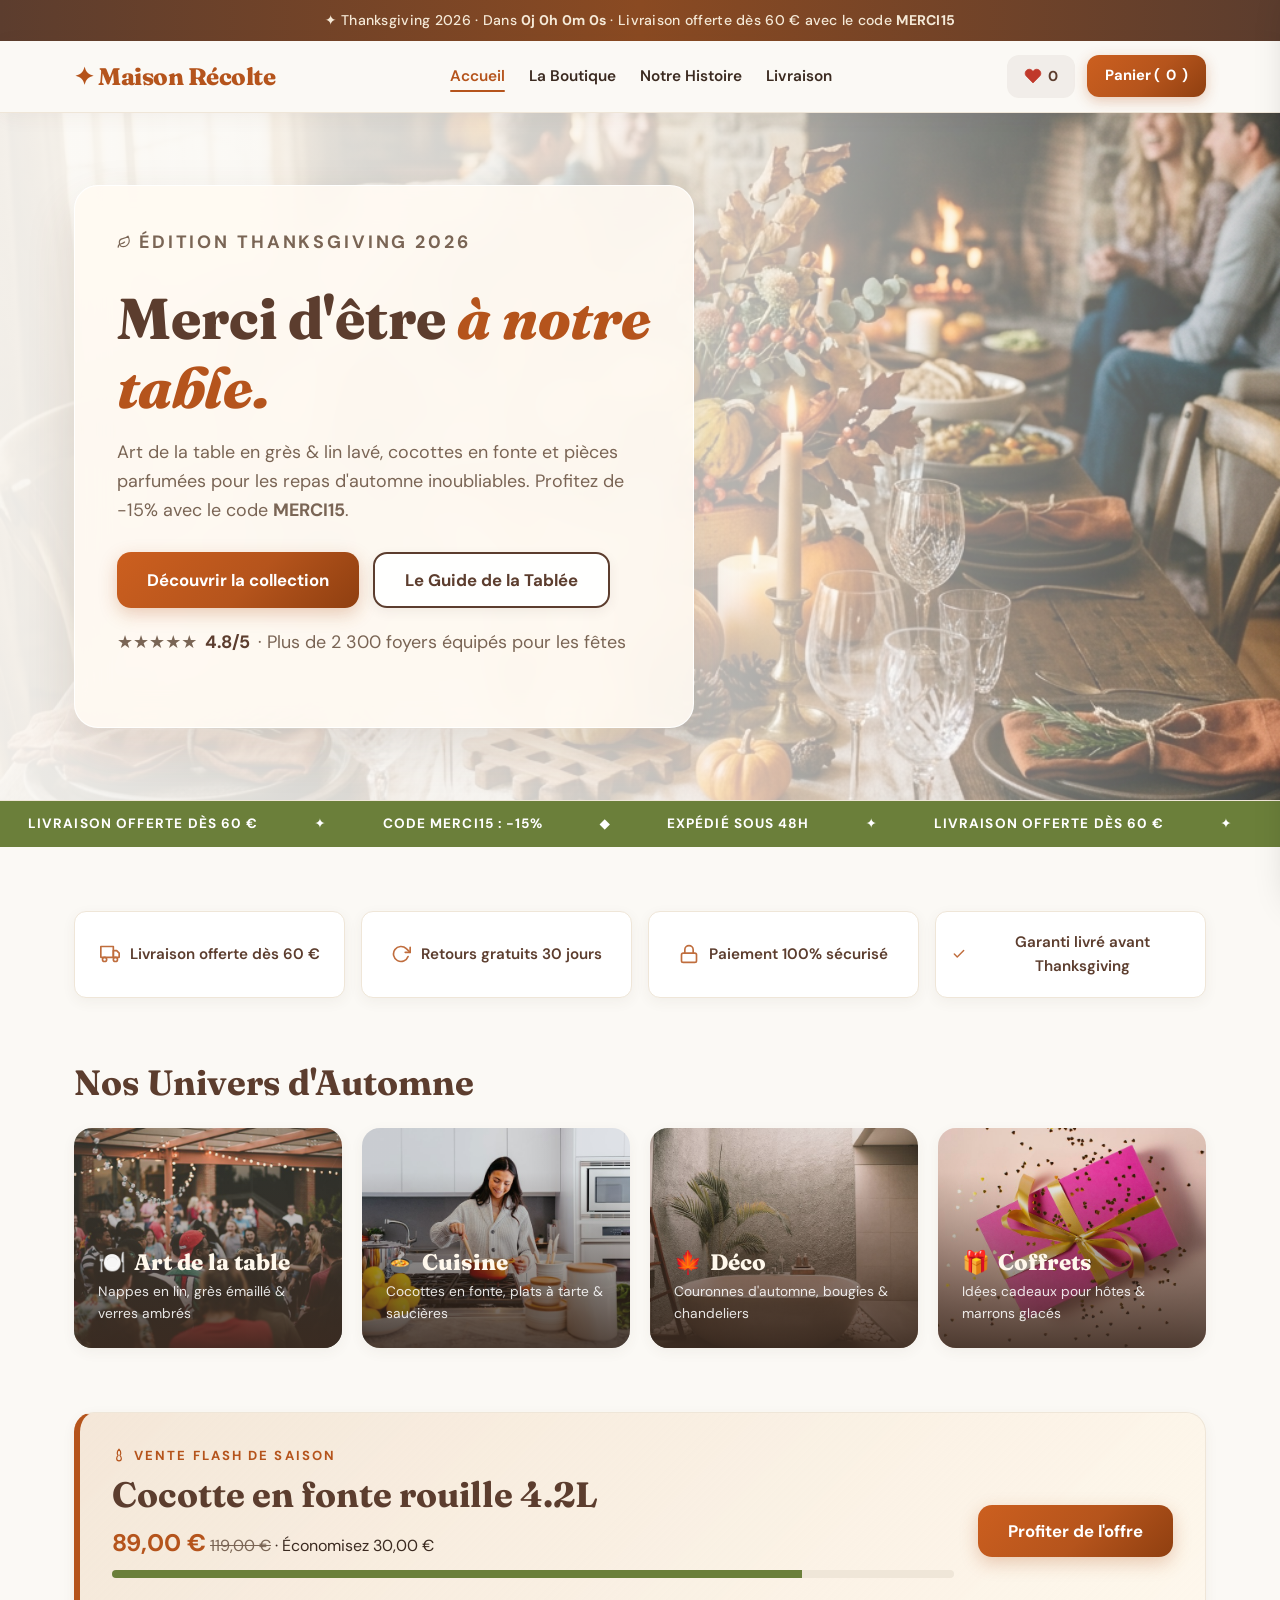
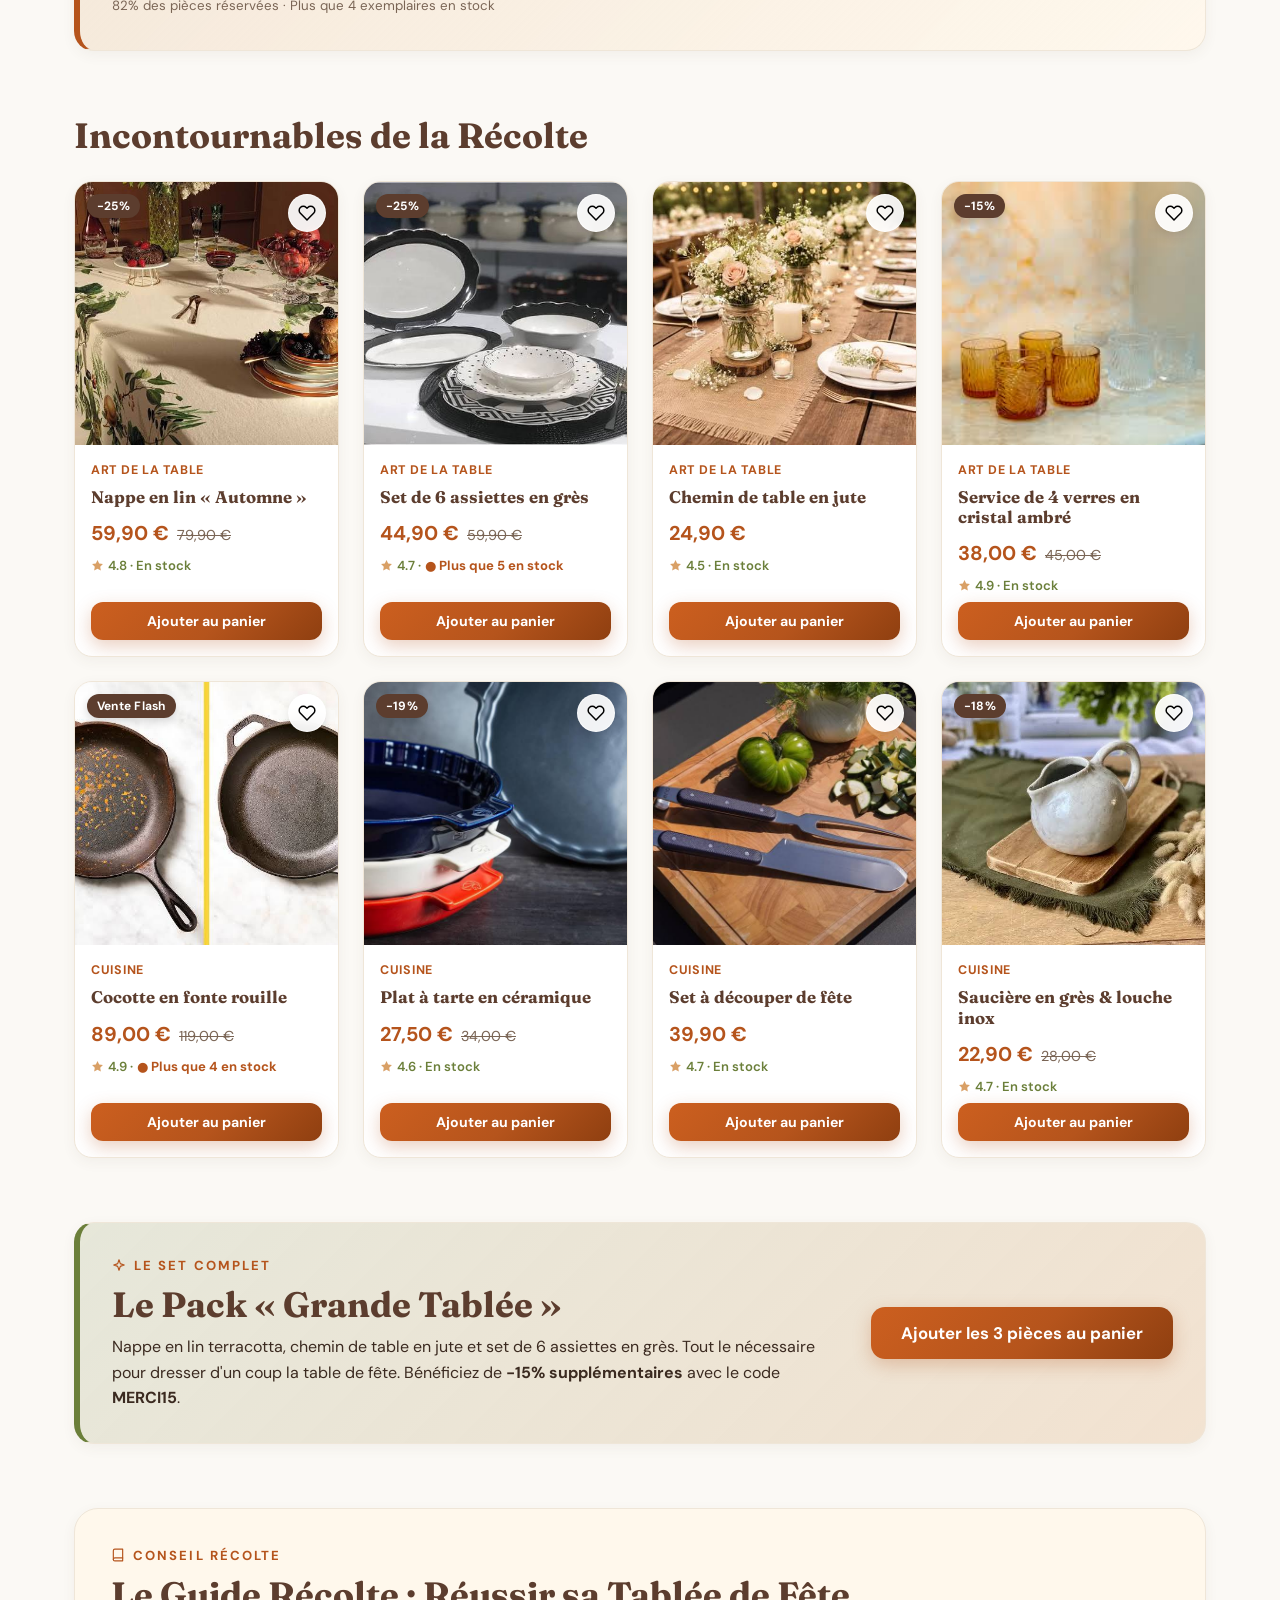
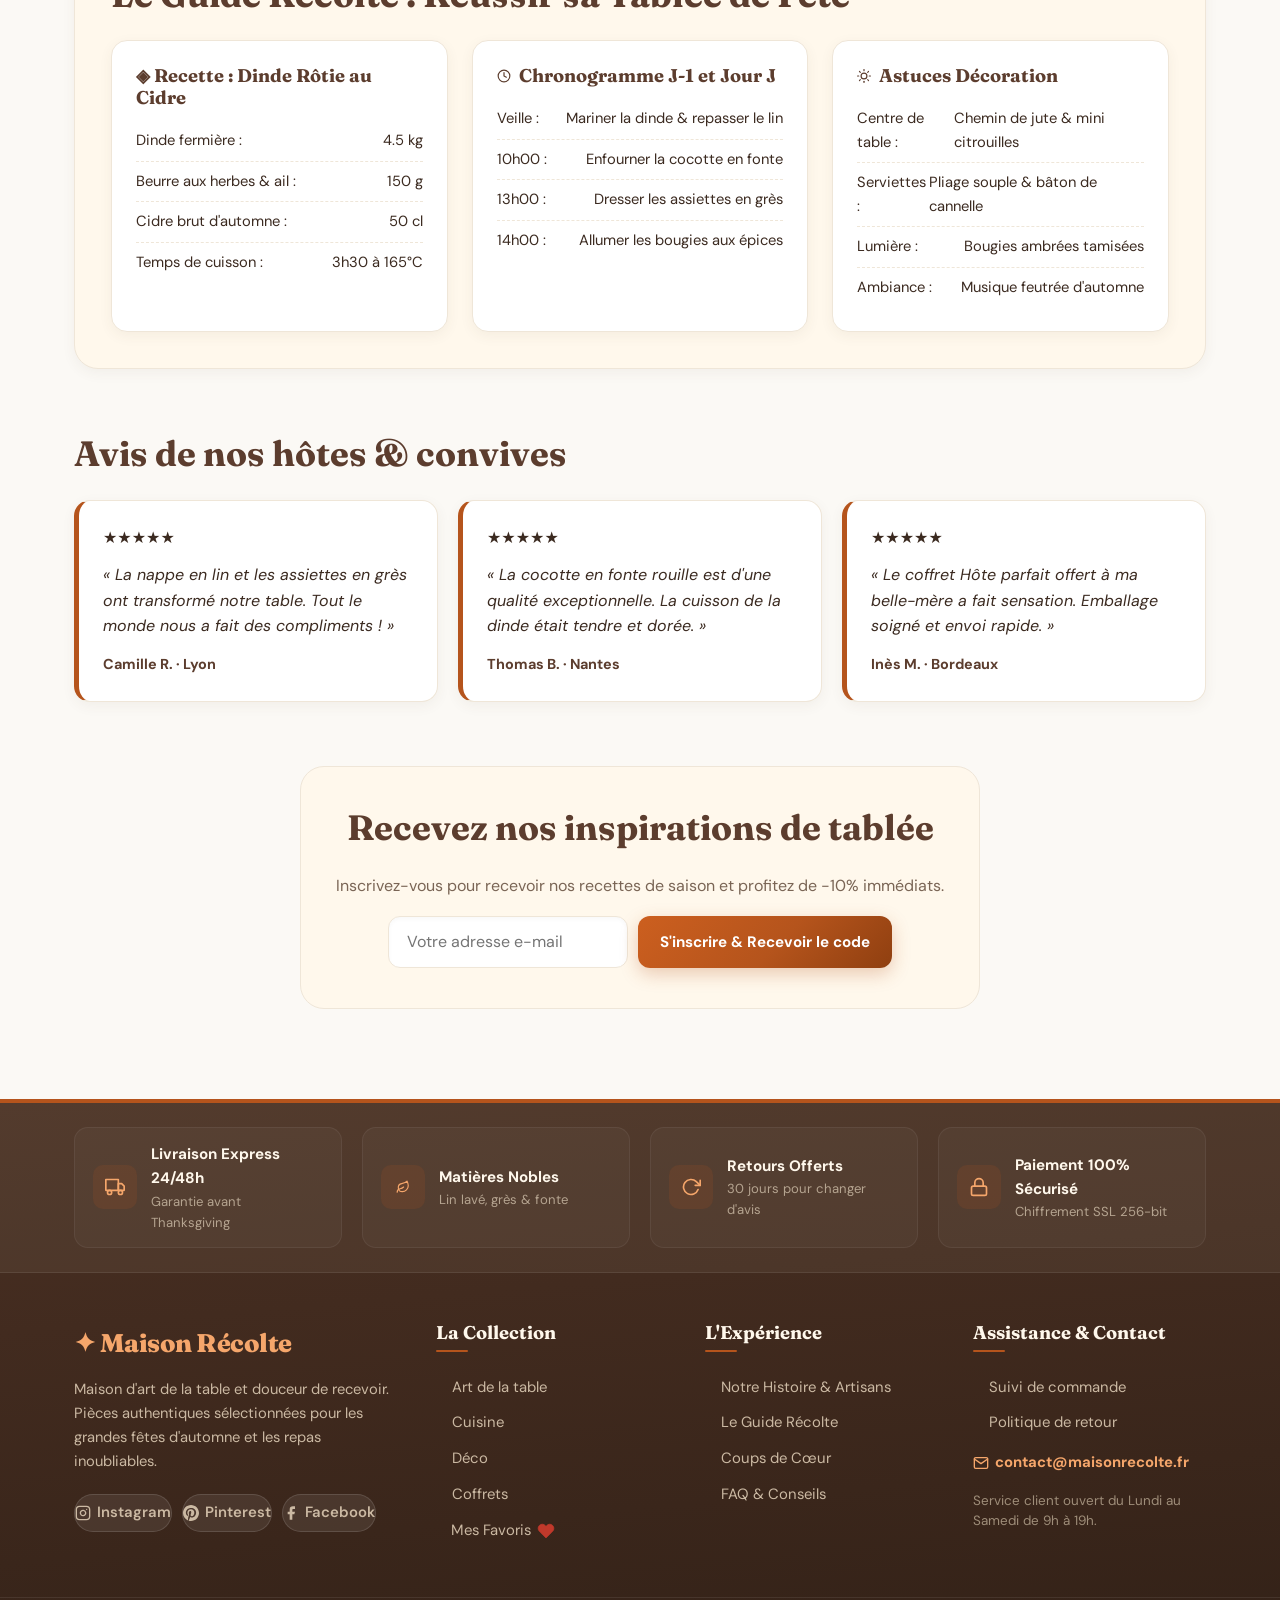
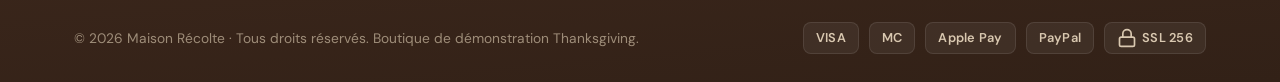
<file: index.html>
<!DOCTYPE html>
<html lang="fr">
<head>
  <meta charset="utf-8">
  <meta name="viewport" content="width=device-width, initial-scale=1">
  <title>Maison Récolte | Thanksgiving 2026</title>
  <meta name="description" content="Art de la table, cuisine et déco d'automne pour un Thanksgiving inoubliable.">
  <meta property="og:title" content="Maison Récolte | Thanksgiving 2026">
  <link rel="icon" href="data:image/svg+xml,<svg xmlns=%22http://www.w3.org/2000/svg%22 viewBox=%220 0 100 100%22><text y=%22.9em%22 font-size=%2290%22>🍂</text></svg>">
  <link rel="preconnect" href="https://fonts.googleapis.com">
  <link href="https://fonts.googleapis.com/css2?family=DM+Sans:wght@400;500;700&family=Fraunces:opsz,wght@9..144,600;9..144,800&display=swap" rel="stylesheet">
  <link rel="stylesheet" href="css/style.css">
</head>
<body data-page="home">
  <div id="hdr"></div>
  <main id="m"></main>
  <div id="ftr"></div>
  <noscript><p style="padding:40px;text-align:center">Activez JavaScript pour afficher la boutique.</p></noscript>
  <script src="js/products.js"></script>
  <script src="js/app.js"></script>
</body>
</html>
</file>
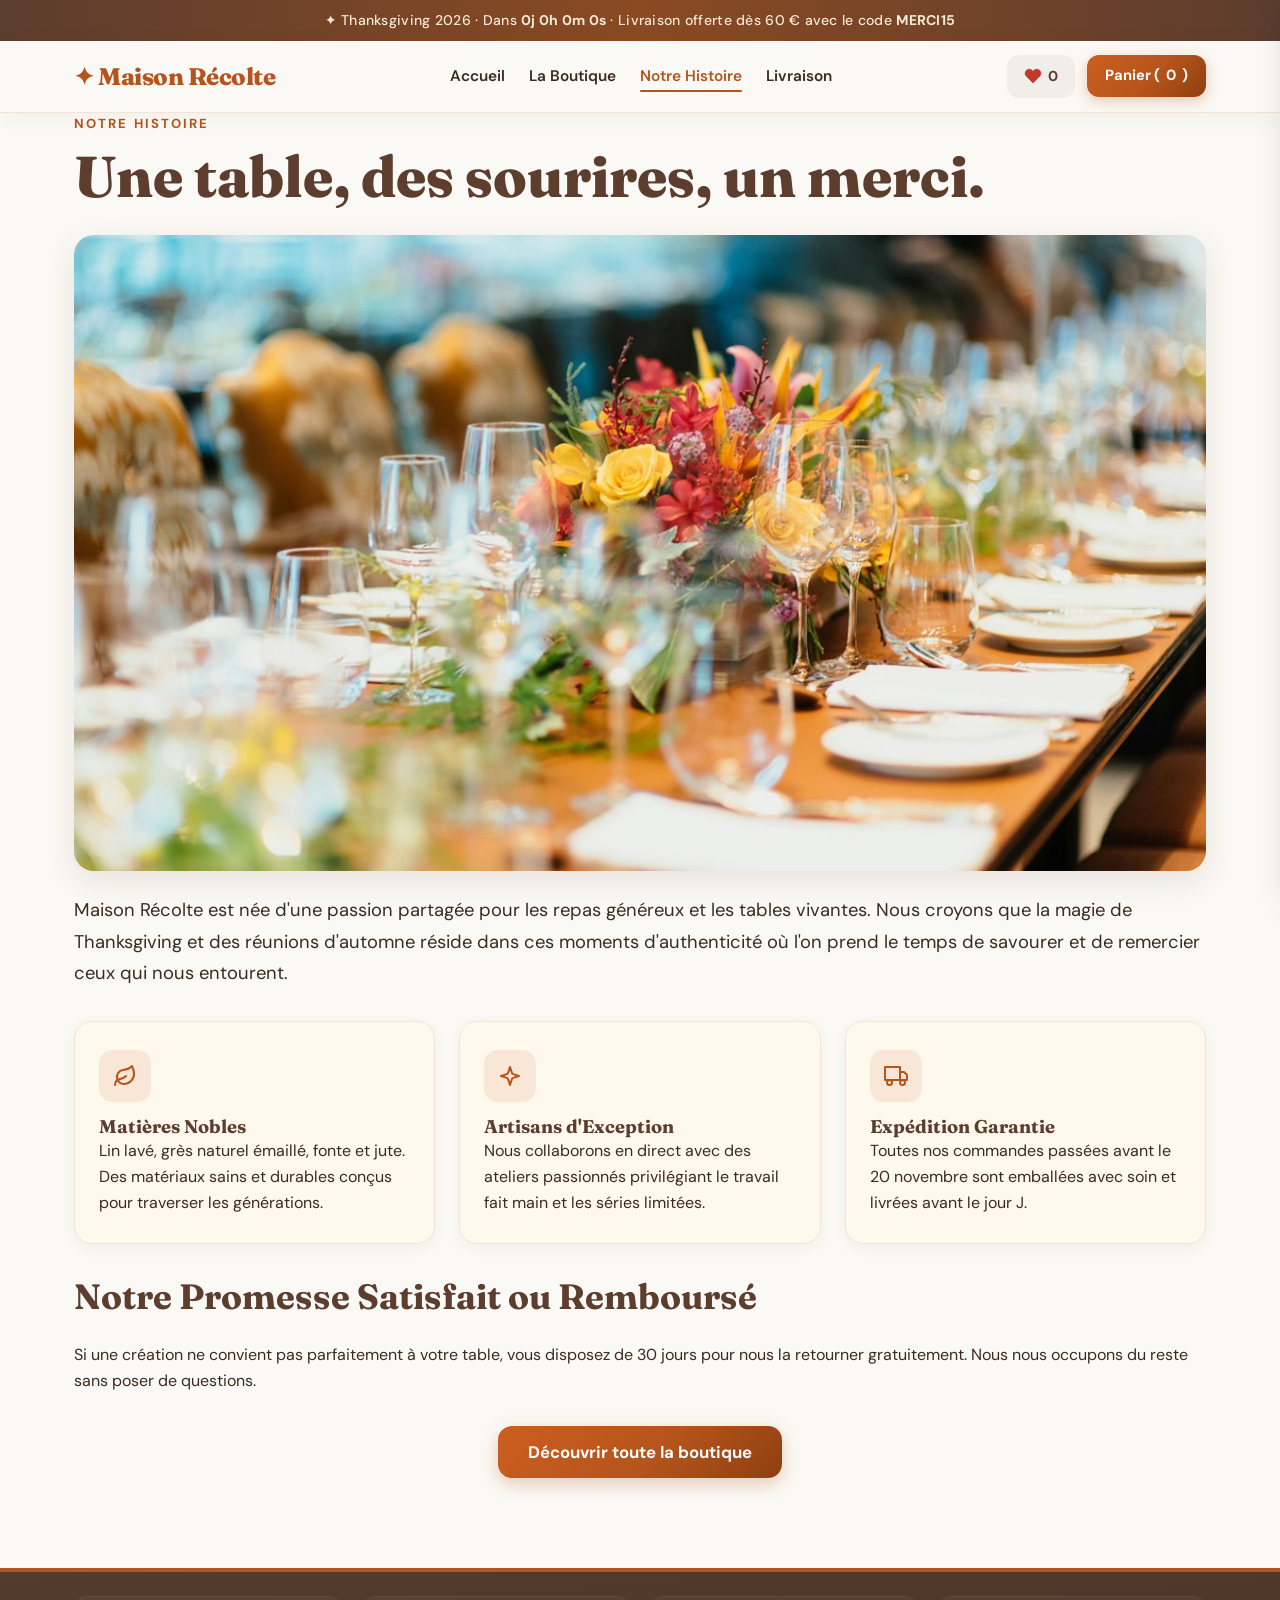
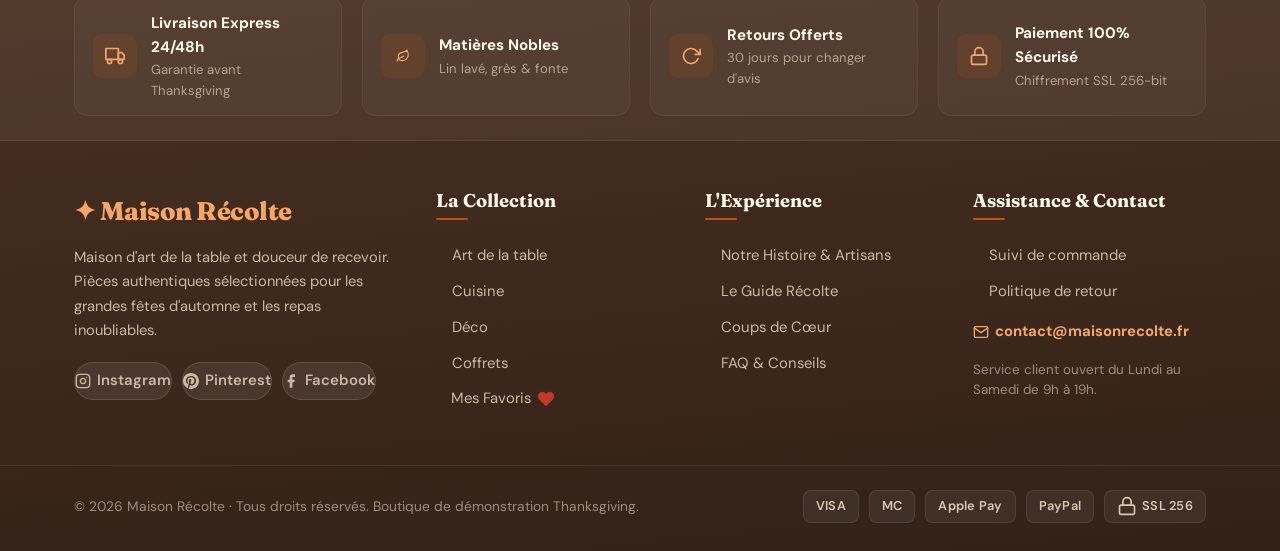
<file: apropos.html>
<!DOCTYPE html>
<html lang="fr">
<head>
  <meta charset="utf-8">
  <meta name="viewport" content="width=device-width, initial-scale=1">
  <title>Notre Histoire | Maison Récolte</title>
  <meta name="description" content="Découvrez l'histoire de Maison Récolte, nos engagements et nos artisans.">
  <meta property="og:title" content="Notre Histoire | Maison Récolte">
  <link rel="icon" href="data:image/svg+xml,<svg xmlns=%22http://www.w3.org/2000/svg%22 viewBox=%220 0 100 100%22><text y=%22.9em%22 font-size=%2290%22>🍂</text></svg>">
  <link rel="preconnect" href="https://fonts.googleapis.com">
  <link href="https://fonts.googleapis.com/css2?family=DM+Sans:wght@400;500;700&family=Fraunces:opsz,wght@9..144,600;9..144,800&display=swap" rel="stylesheet">
  <link rel="stylesheet" href="css/style.css">
</head>
<body data-page="apropos">
  <div id="hdr"></div>
  <main id="m"></main>
  <div id="ftr"></div>
  <noscript><p style="padding:40px;text-align:center">Activez JavaScript pour afficher la boutique.</p></noscript>
  <script src="js/products.js"></script>
  <script src="js/app.js"></script>
</body>
</html>
</file>
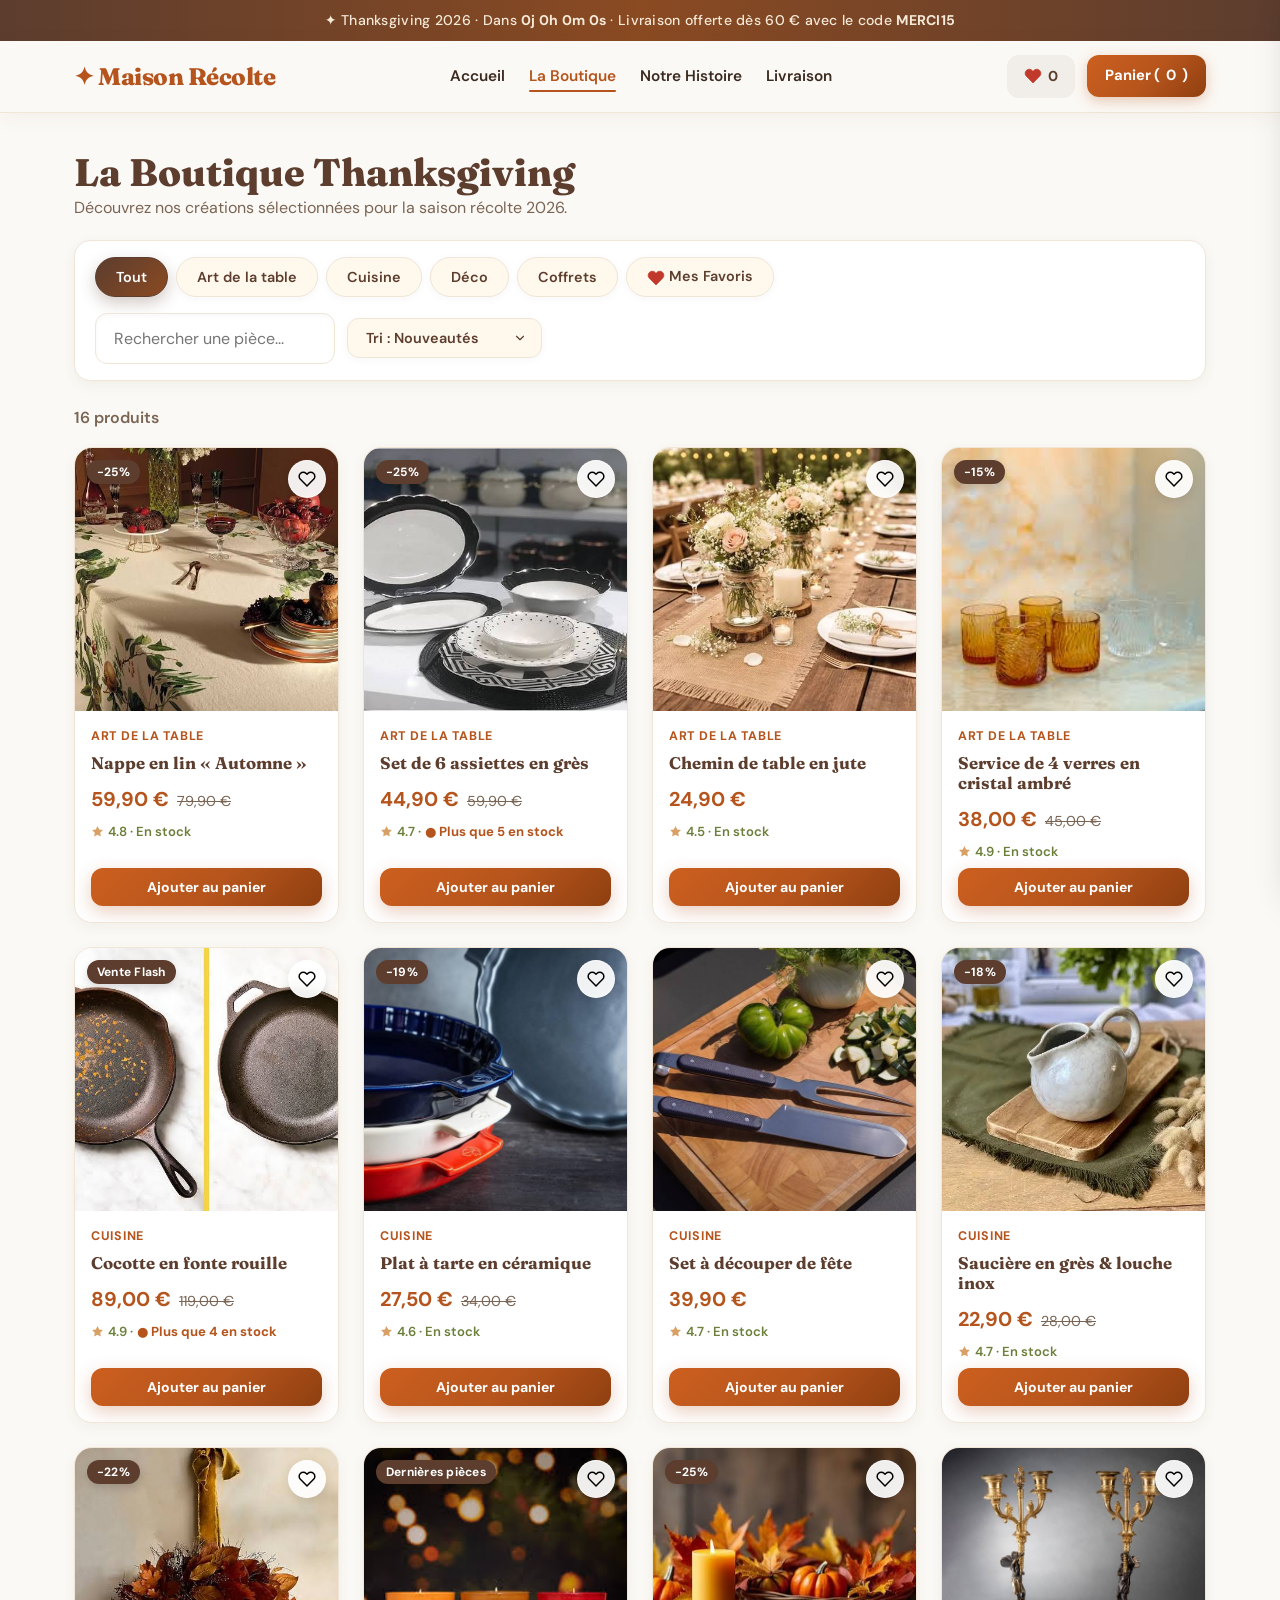
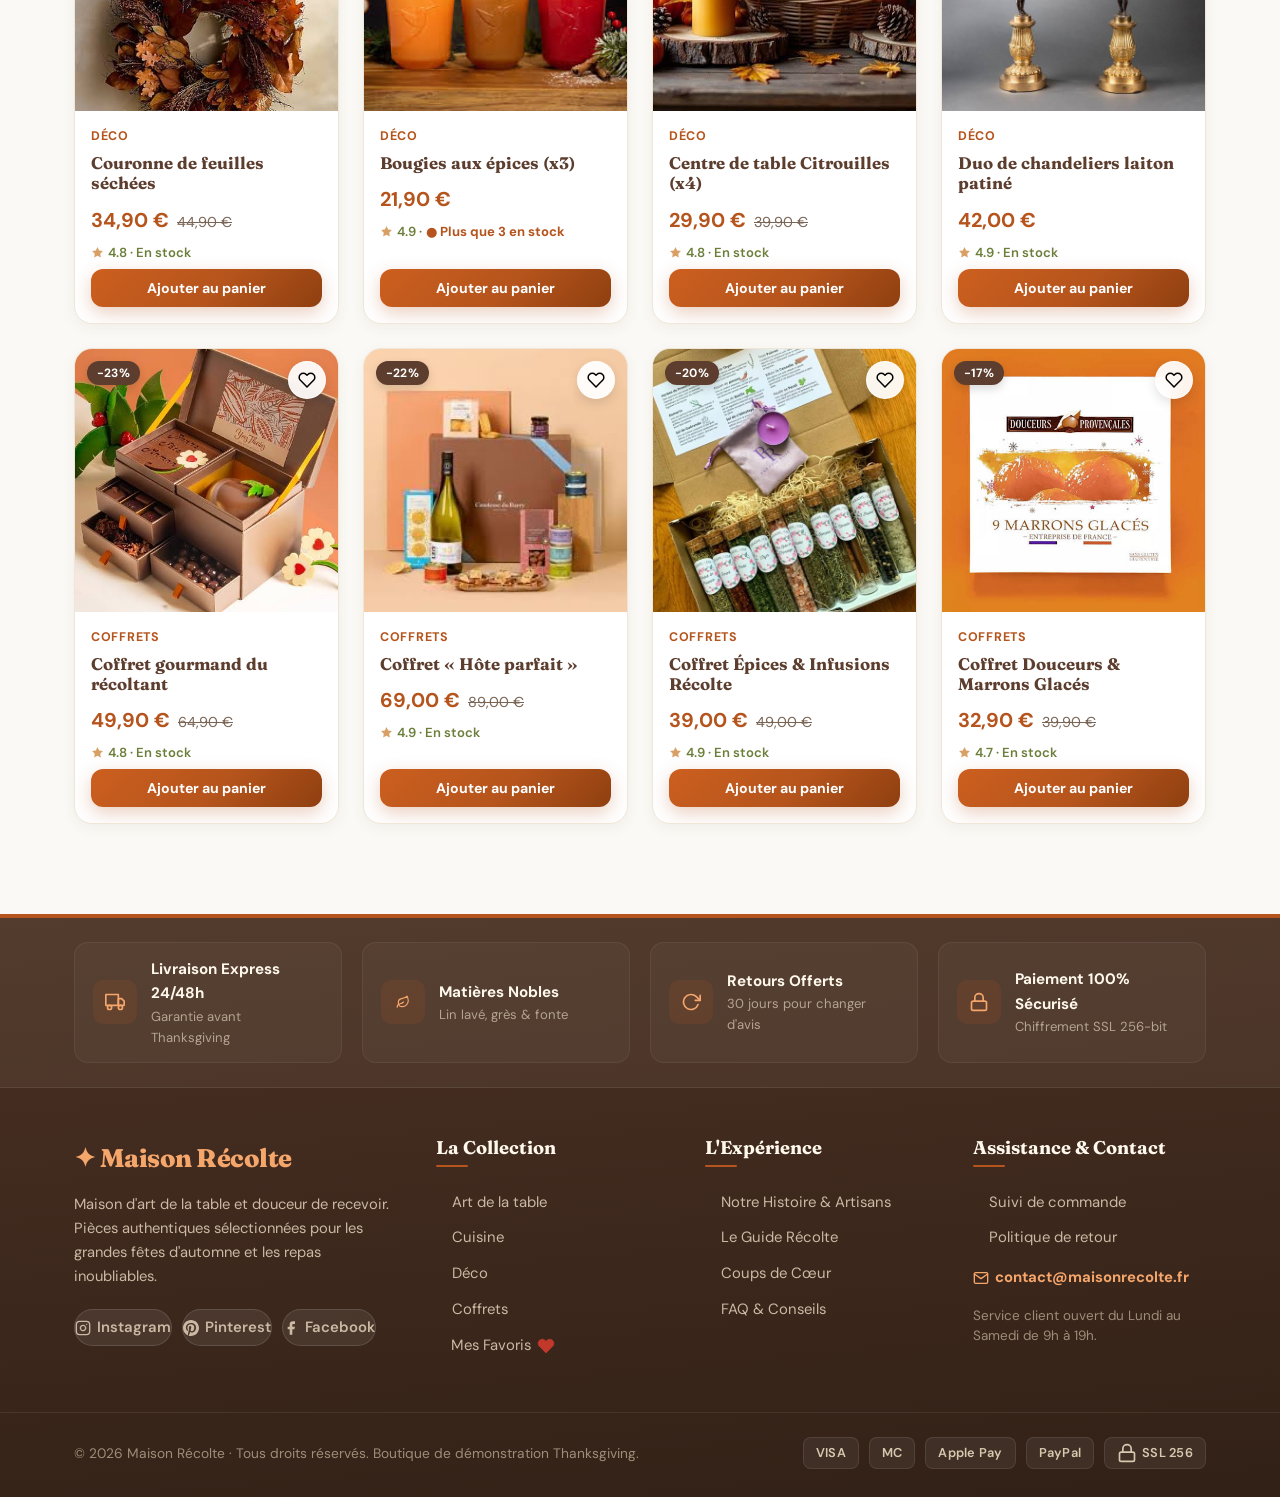
<file: catalogue.html>
<!DOCTYPE html>
<html lang="fr">
<head>
  <meta charset="utf-8">
  <meta name="viewport" content="width=device-width, initial-scale=1">
  <title>La Boutique | Maison Récolte</title>
  <meta name="description" content="Toute la collection Thanksgiving : art de la table, cuisine, déco et coffrets.">
  <meta property="og:title" content="La Boutique | Maison Récolte">
  <link rel="icon" href="data:image/svg+xml,<svg xmlns=%22http://www.w3.org/2000/svg%22 viewBox=%220 0 100 100%22><text y=%22.9em%22 font-size=%2290%22>🍂</text></svg>">
  <link rel="preconnect" href="https://fonts.googleapis.com">
  <link href="https://fonts.googleapis.com/css2?family=DM+Sans:wght@400;500;700&family=Fraunces:opsz,wght@9..144,600;9..144,800&display=swap" rel="stylesheet">
  <link rel="stylesheet" href="css/style.css">
</head>
<body data-page="catalogue">
  <div id="hdr"></div>
  <main id="m"></main>
  <div id="ftr"></div>
  <noscript><p style="padding:40px;text-align:center">Activez JavaScript pour afficher la boutique.</p></noscript>
  <script src="js/products.js"></script>
  <script src="js/app.js"></script>
</body>
</html>
</file>
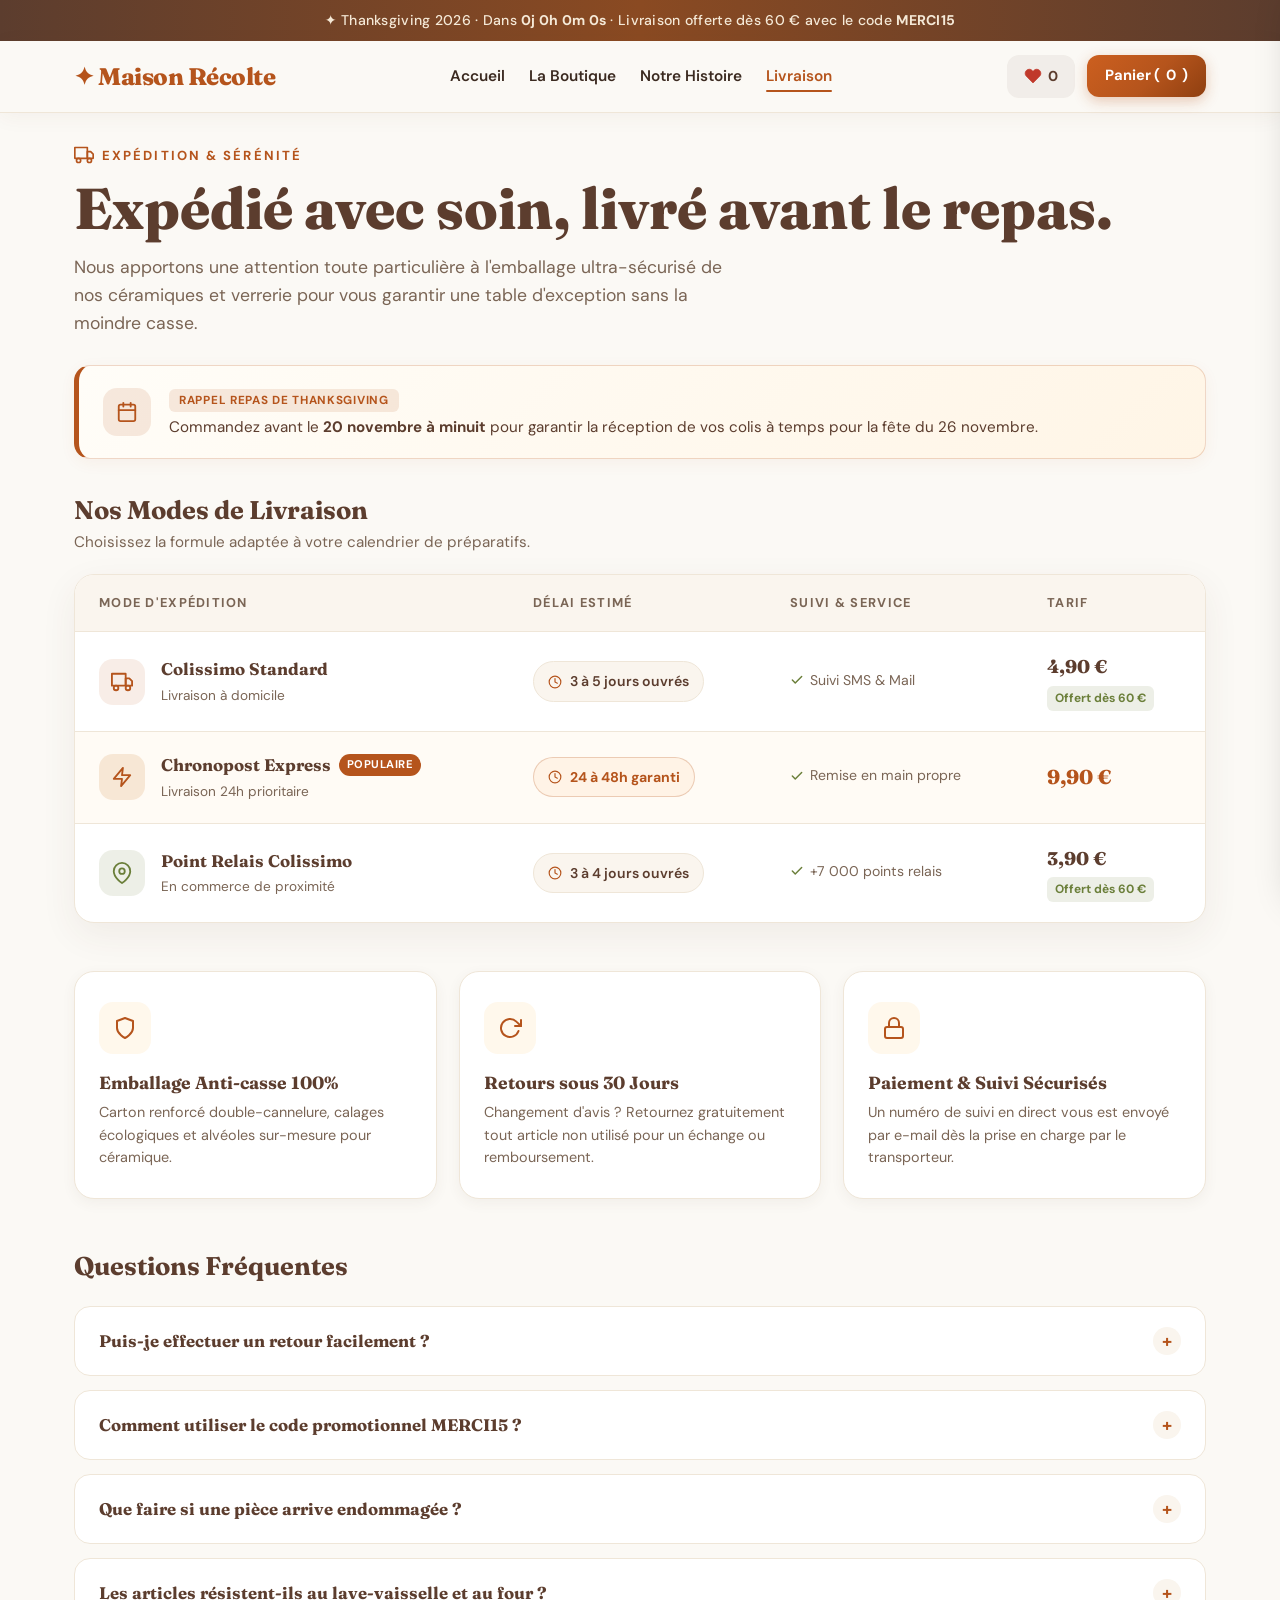
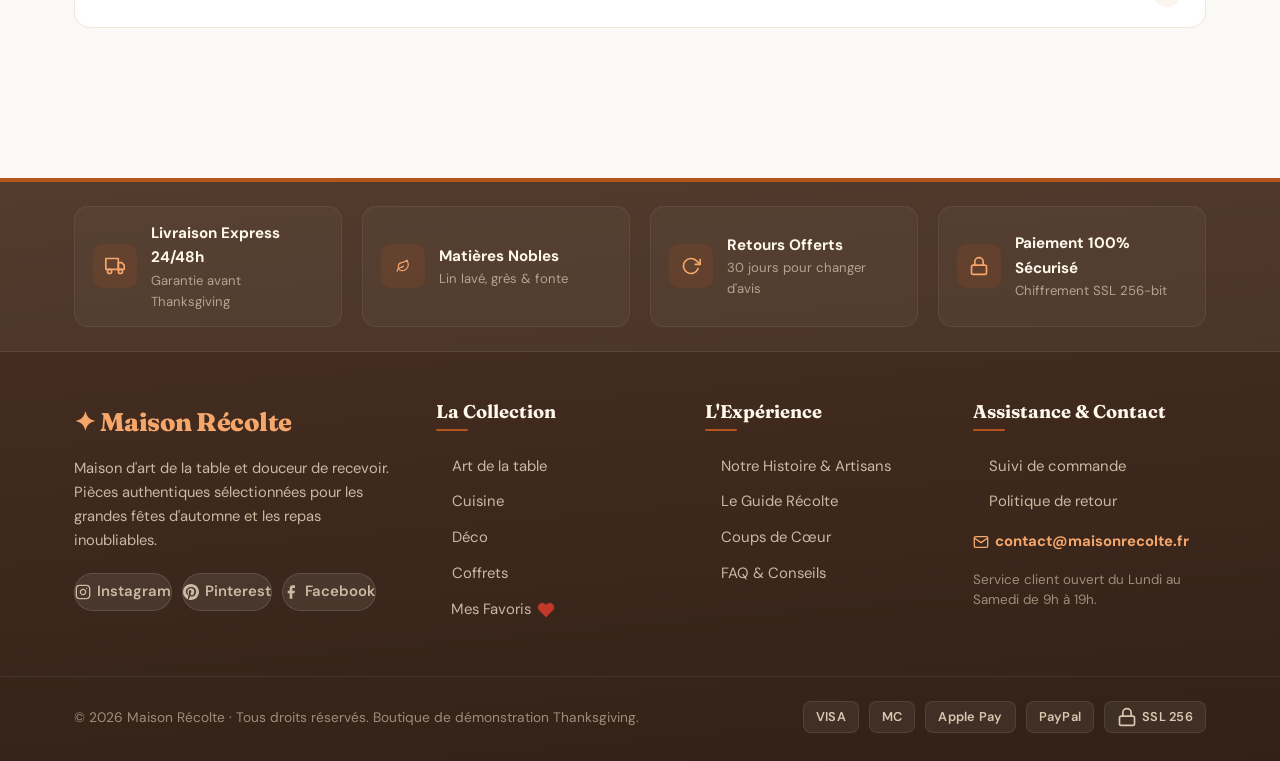
<file: livraison.html>
<!DOCTYPE html>
<html lang="fr">
<head>
  <meta charset="utf-8">
  <meta name="viewport" content="width=device-width, initial-scale=1">
  <title>Livraison &amp; Retours | Maison Récolte</title>
  <meta name="description" content="Informations sur la livraison avant Thanksgiving, les retours 30 jours et la FAQ.">
  <meta property="og:title" content="Livraison & Retours | Maison Récolte">
  <link rel="icon" href="data:image/svg+xml,<svg xmlns=%22http://www.w3.org/2000/svg%22 viewBox=%220 0 100 100%22><text y=%22.9em%22 font-size=%2290%22>🍂</text></svg>">
  <link rel="preconnect" href="https://fonts.googleapis.com">
  <link href="https://fonts.googleapis.com/css2?family=DM+Sans:wght@400;500;700&family=Fraunces:opsz,wght@9..144,600;9..144,800&display=swap" rel="stylesheet">
  <link rel="stylesheet" href="css/style.css">
</head>
<body data-page="livraison">
  <div id="hdr"></div>
  <main id="m"></main>
  <div id="ftr"></div>
  <noscript><p style="padding:40px;text-align:center">Activez JavaScript pour afficher la boutique.</p></noscript>
  <script src="js/products.js"></script>
  <script src="js/app.js"></script>
</body>
</html>
</file>
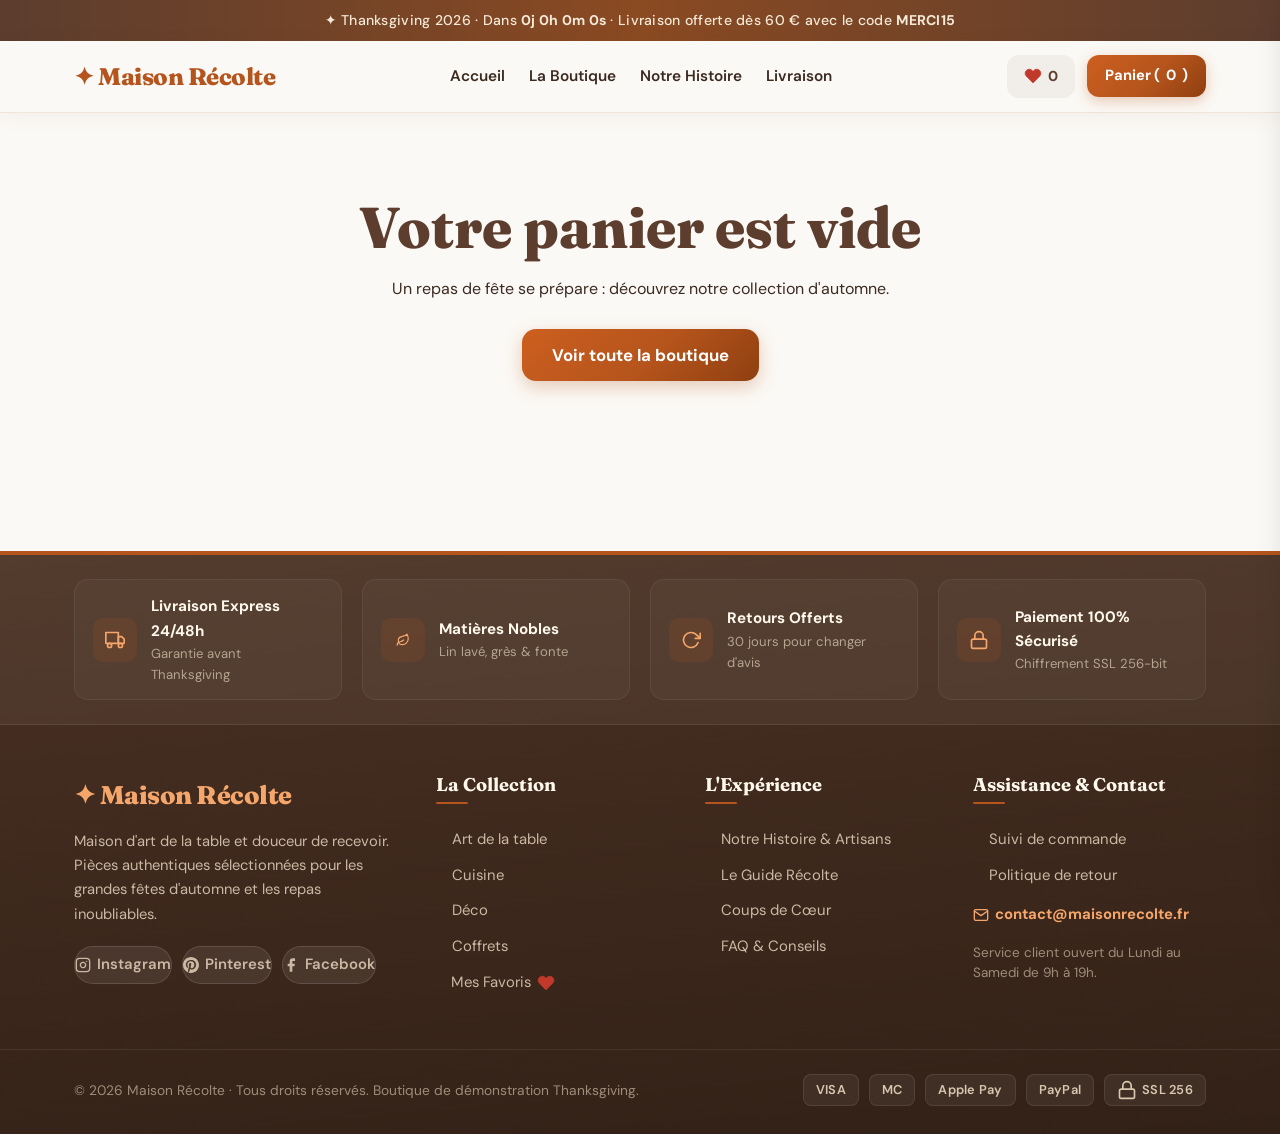
<file: panier.html>
<!DOCTYPE html>
<html lang="fr">
<head>
  <meta charset="utf-8">
  <meta name="viewport" content="width=device-width, initial-scale=1">
  <title>Votre Panier | Maison Récolte</title>
  <meta name="description" content="Récapitulatif de votre panier et finalisation de votre commande Maison Récolte.">
  <meta property="og:title" content="Votre Panier | Maison Récolte">
  <link rel="icon" href="data:image/svg+xml,<svg xmlns=%22http://www.w3.org/2000/svg%22 viewBox=%220 0 100 100%22><text y=%22.9em%22 font-size=%2290%22>🍂</text></svg>">
  <link rel="preconnect" href="https://fonts.googleapis.com">
  <link href="https://fonts.googleapis.com/css2?family=DM+Sans:wght@400;500;700&family=Fraunces:opsz,wght@9..144,600;9..144,800&display=swap" rel="stylesheet">
  <link rel="stylesheet" href="css/style.css">
</head>
<body data-page="panier">
  <div id="hdr"></div>
  <main id="m"></main>
  <div id="ftr"></div>
  <noscript><p style="padding:40px;text-align:center">Activez JavaScript pour afficher la boutique.</p></noscript>
  <script src="js/products.js"></script>
  <script src="js/app.js"></script>
</body>
</html>
</file>
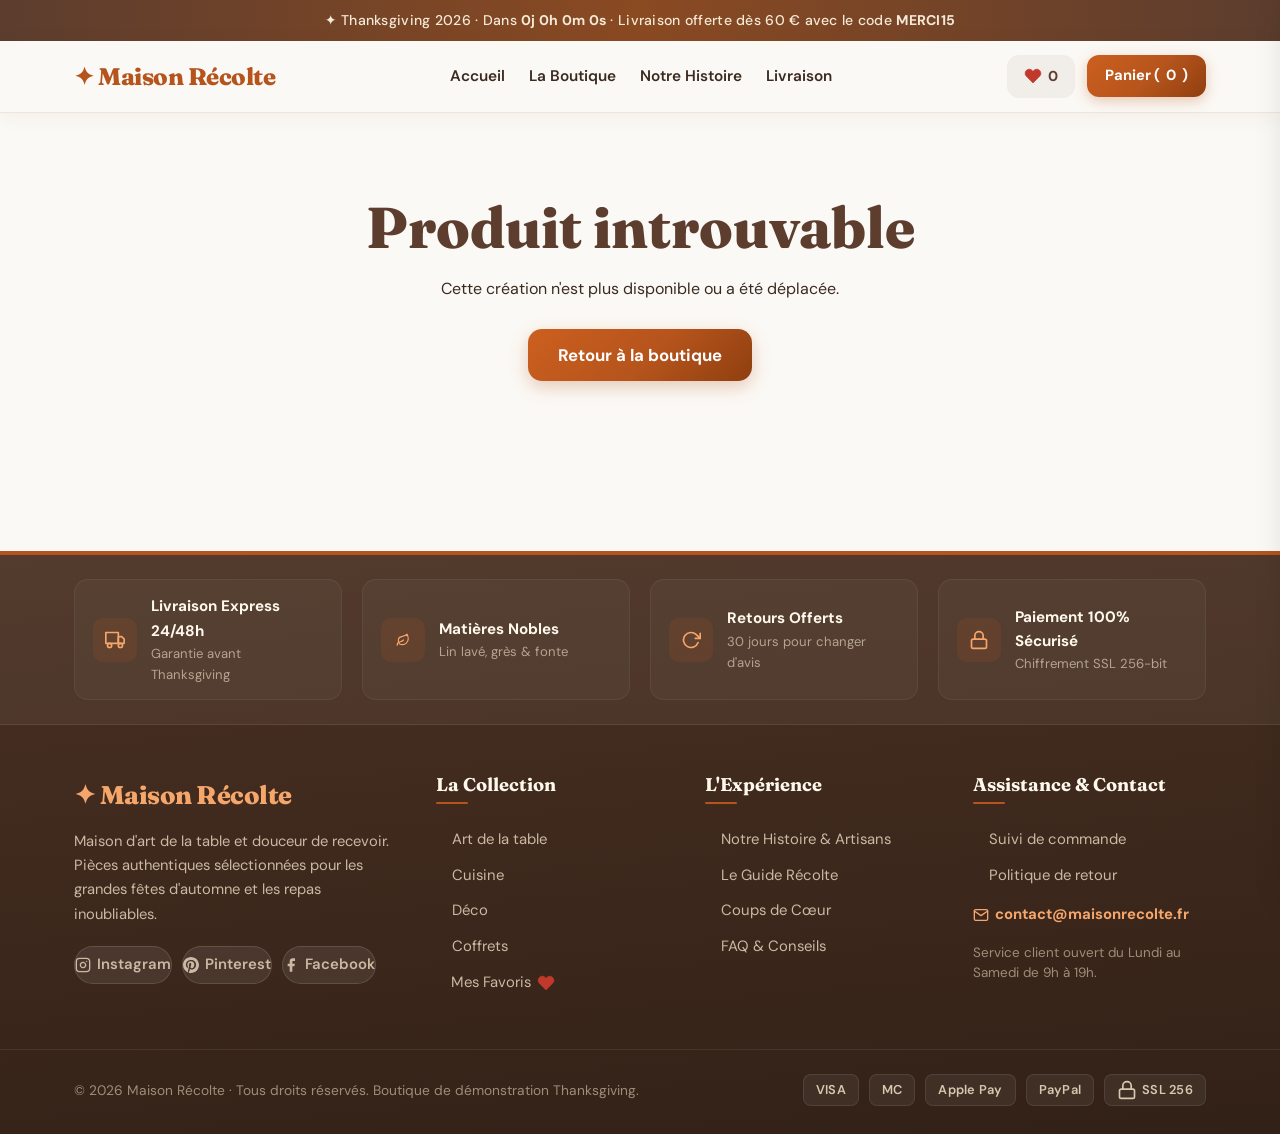
<file: produit.html>
<!DOCTYPE html>
<html lang="fr">
<head>
  <meta charset="utf-8">
  <meta name="viewport" content="width=device-width, initial-scale=1">
  <title>Fiche Produit | Maison Récolte</title>
  <meta name="description" content="Découvrez le détail de nos pièces d'art de la table et déco de Thanksgiving.">
  <meta property="og:title" content="Fiche Produit | Maison Récolte">
  <link rel="icon" href="data:image/svg+xml,<svg xmlns=%22http://www.w3.org/2000/svg%22 viewBox=%220 0 100 100%22><text y=%22.9em%22 font-size=%2290%22>🍂</text></svg>">
  <link rel="preconnect" href="https://fonts.googleapis.com">
  <link href="https://fonts.googleapis.com/css2?family=DM+Sans:wght@400;500;700&family=Fraunces:opsz,wght@9..144,600;9..144,800&display=swap" rel="stylesheet">
  <link rel="stylesheet" href="css/style.css">
</head>
<body data-page="produit">
  <div id="hdr"></div>
  <main id="m"></main>
  <div id="ftr"></div>
  <noscript><p style="padding:40px;text-align:center">Activez JavaScript pour afficher la boutique.</p></noscript>
  <script src="js/products.js"></script>
  <script src="js/app.js"></script>
</body>
</html>
</file>
<file: css/style.css>
/* Maison Récolte | Thanksgiving 2026 Design System */
:root {
  --bg: #FBF9F5;
  --card: #FFFFFF;
  --text: #3B2A20;
  --muted: #7A6555;
  --primary: #B5541C;
  --primary-dark: #8F3F10;
  --brown: #5C3D2E;
  --olive: #6B7F3A;
  --line: #EFE6D8;
  --gold: #D9A066;
  --r: 12px;
  --fh: 'Fraunces', Georgia, serif;
  --fb: 'DM Sans', system-ui, -apple-system, sans-serif;
  --shadow-sm: 0 4px 14px rgba(92, 61, 46, 0.06);
  --shadow-md: 0 10px 30px rgba(92, 61, 46, 0.12);
  --shadow-lg: 0 20px 48px rgba(92, 61, 46, 0.18);
}

* {
  box-sizing: border-box;
  margin: 0;
  padding: 0;
}

body {
  background: var(--bg);
  color: var(--text);
  font: 16px/1.6 var(--fb);
  -webkit-font-smoothing: antialiased;
}

h1, h2, h3, h4 {
  font-family: var(--fh);
  line-height: 1.2;
  color: var(--brown);
}

h1 { font-size: clamp(2.2rem, 5vw, 3.6rem); font-weight: 800; }
h2 { font-size: clamp(1.6rem, 3.5vw, 2.2rem); margin-bottom: 24px; position: relative; }
h3 { font-size: 1.15rem; }
a { color: inherit; text-decoration: none; }
small { color: var(--muted); }

:focus-visible {
  outline: 3px solid var(--primary);
  outline-offset: 3px;
  border-radius: 6px;
}

.wrap {
  max-width: 1180px;
  margin: 0 auto;
  padding: 0 24px;
}

section.wrap {
  margin-top: 64px;
}

/* Header & Sticky Nav */
.top {
  background: linear-gradient(90deg, #5C3D2E, #8A4A22, #5C3D2E);
  color: #F5E9D7;
  text-align: center;
  font-size: 0.88rem;
  font-weight: 500;
  padding: 9px 16px;
  letter-spacing: 0.02em;
}

.nav {
  position: sticky;
  top: 0;
  z-index: 40;
  background: rgba(251, 249, 245, 0.94);
  backdrop-filter: blur(16px);
  -webkit-backdrop-filter: blur(16px);
  border-bottom: 1px solid var(--line);
  box-shadow: 0 4px 20px rgba(92, 61, 46, 0.05);
  transition: all 0.3s ease;
}

.bar {
  display: flex;
  align-items: center;
  justify-content: space-between;
  gap: 20px;
  padding-top: 14px;
  padding-bottom: 14px;
}

.logo {
  font: 800 1.5rem var(--fh);
  color: var(--primary);
  letter-spacing: -0.02em;
  display: flex;
  align-items: center;
  gap: 8px;
}

.logo:hover {
  color: var(--primary-dark);
}

.nav nav {
  display: flex;
  gap: 24px;
  font-weight: 600;
  font-size: 0.96rem;
}

.nav nav a {
  position: relative;
  padding: 4px 0;
  transition: color 0.2s;
}

.nav nav a:hover, .nav nav a.active {
  color: var(--primary);
}

.nav nav a::after {
  content: "";
  position: absolute;
  bottom: 0;
  left: 0;
  width: 0;
  height: 2px;
  background: var(--primary);
  transition: width 0.25s ease;
  border-radius: 2px;
}

.nav nav a:hover::after, .nav nav a.active::after {
  width: 100%;
}

.nav-actions {
  display: flex;
  align-items: center;
  gap: 12px;
}

.wish-header-btn {
  position: relative;
  background: rgba(92, 61, 46, 0.06);
  color: var(--brown);
  padding: 9px 16px;
  border-radius: 12px;
  font-weight: 700;
  font-size: 0.9rem;
  display: flex;
  align-items: center;
  gap: 6px;
  transition: all 0.2s ease;
  border: 1px solid transparent;
}

.wish-header-btn:hover {
  background: rgba(181, 84, 28, 0.12);
  color: var(--primary);
  border-color: rgba(181, 84, 28, 0.2);
  transform: translateY(-1px);
}

.cartl {
  background: linear-gradient(135deg, #CC5F1F, #B5541C 55%, #8F3F10);
  color: #fff;
  padding: 9px 18px;
  border-radius: 12px;
  font-weight: 700;
  font-size: 0.92rem;
  box-shadow: 0 4px 14px rgba(181, 84, 28, 0.3);
  transition: transform 0.2s ease, box-shadow 0.2s ease;
  display: flex;
  align-items: center;
  gap: 6px;
}

.cartl:hover {
  transform: translateY(-2px);
  box-shadow: 0 8px 20px rgba(181, 84, 28, 0.4);
}

/* ==========================================================================
   BUTTON SYSTEM (Modern, styled, interactive buttons)
   ========================================================================== */

/* Main Primary Button */
.btn {
  display: inline-flex;
  align-items: center;
  justify-content: center;
  gap: 8px;
  background: linear-gradient(135deg, #CC5F1F, #B5541C 55%, #8F3F10);
  color: #fff;
  border: 0;
  border-radius: 12px;
  padding: 12px 22px;
  font: 700 0.95rem var(--fb);
  cursor: pointer;
  box-shadow: 0 6px 18px rgba(181, 84, 28, 0.28);
  transition: all 0.22s cubic-bezier(0.16, 1, 0.3, 1);
  text-align: center;
  user-select: none;
}

.btn:hover {
  background: linear-gradient(135deg, #D96B22, #B5541C);
  transform: translateY(-2px);
  box-shadow: 0 10px 24px rgba(181, 84, 28, 0.38);
}

.btn:active {
  transform: translateY(0);
  box-shadow: 0 4px 12px rgba(181, 84, 28, 0.2);
}

.btn.big {
  padding: 15px 30px;
  font-size: 1.05rem;
  border-radius: 14px;
}

.btn.ghost {
  background: rgba(255, 255, 255, 0.9);
  color: var(--brown);
  border: 2px solid var(--brown);
  box-shadow: 0 4px 12px rgba(92, 61, 46, 0.08);
}

.btn.ghost:hover {
  background: var(--brown);
  color: #fff;
  box-shadow: 0 8px 20px rgba(92, 61, 46, 0.25);
}

/* Wishlist Heart Button overlay */
.wish-btn {
  position: absolute;
  top: 12px;
  right: 12px;
  z-index: 5;
  background: rgba(255, 255, 255, 0.92);
  backdrop-filter: blur(8px);
  -webkit-backdrop-filter: blur(8px);
  border: 1px solid rgba(255, 255, 255, 0.8);
  border-radius: 50%;
  width: 38px;
  height: 38px;
  display: flex;
  align-items: center;
  justify-content: center;
  cursor: pointer;
  box-shadow: 0 4px 12px rgba(0,0,0,0.12);
  transition: transform 0.2s ease, background 0.2s ease, box-shadow 0.2s ease;
  font-size: 1rem;
  line-height: 1;
}

.wish-btn:hover {
  transform: scale(1.15);
  background: #ffffff;
  box-shadow: 0 6px 16px rgba(0,0,0,0.18);
}

.wish-btn.active {
  background: #FFF0F0;
}

/* Quick View Overlay Button */
.quick-btn {
  position: absolute;
  bottom: 14px;
  left: 50%;
  transform: translateX(-50%) translateY(20px);
  opacity: 0;
  z-index: 5;
  background: rgba(92, 61, 46, 0.92);
  color: #fff;
  border: 1px solid rgba(255, 255, 255, 0.2);
  border-radius: 99px;
  padding: 9px 18px;
  font-size: 0.84rem;
  font-weight: 700;
  cursor: pointer;
  transition: all 0.3s cubic-bezier(0.16, 1, 0.3, 1);
  backdrop-filter: blur(8px);
  -webkit-backdrop-filter: blur(8px);
  white-space: nowrap;
  box-shadow: 0 4px 16px rgba(0,0,0,0.25);
}

.card:hover .quick-btn {
  transform: translateX(-50%) translateY(0);
  opacity: 1;
}

.quick-btn:hover {
  background: var(--primary);
  transform: translateX(-50%) translateY(-2px) scale(1.05);
}

/* Quantity Plus/Minus Buttons */
.qty {
  display: inline-flex;
  align-items: center;
  border: 1px solid var(--line);
  border-radius: 12px;
  background: #fff;
  overflow: hidden;
  box-shadow: inset 0 1px 3px rgba(0,0,0,0.04);
}

.qty button {
  border: 0;
  background: #F8F3EC;
  color: var(--brown);
  width: 38px;
  height: 38px;
  font-size: 1.2rem;
  font-weight: 800;
  cursor: pointer;
  transition: all 0.2s ease;
  display: flex;
  align-items: center;
  justify-content: center;
}

.qty button:hover {
  background: var(--primary);
  color: #fff;
}

.qty span {
  min-width: 36px;
  text-align: center;
  font-weight: 700;
  color: var(--brown);
  font-size: 0.95rem;
}

/* Category Filter Buttons in Catalogue */
.filters button {
  background: #FFF8EC;
  border: 1px solid var(--line);
  border-radius: 99px;
  padding: 9px 20px;
  font: 600 0.9rem var(--fb);
  cursor: pointer;
  transition: all 0.25s ease;
  color: var(--brown);
  box-shadow: 0 2px 8px rgba(92, 61, 46, 0.04);
}

.filters button:hover {
  border-color: var(--primary);
  color: var(--primary);
  transform: translateY(-2px);
  box-shadow: 0 4px 14px rgba(181, 84, 28, 0.15);
}

.filters button.on {
  background: linear-gradient(135deg, #5C3D2E, #8A4A22);
  border-color: #5C3D2E;
  color: #fff;
  box-shadow: 0 6px 16px rgba(92, 61, 46, 0.28);
}

/* Modal & Drawer Close Button */
.close-btn {
  border: 0;
  background: rgba(92, 61, 46, 0.08);
  color: var(--brown);
  width: 38px;
  height: 38px;
  border-radius: 50%;
  font-size: 1.2rem;
  cursor: pointer;
  display: flex;
  align-items: center;
  justify-content: center;
  transition: all 0.25s ease;
}

.close-btn:hover {
  background: var(--primary);
  color: #fff;
  transform: rotate(90deg);
}

/* Custom Select Dropdown */
.sort-select {
  padding: 10px 18px;
  border: 1px solid var(--line);
  border-radius: 12px;
  font: 600 0.9rem var(--fb);
  background: #FFF8EC url("data:image/svg+xml,%3Csvg xmlns='http://www.w3.org/2000/svg' width='16' height='16' viewBox='0 0 24 24' fill='none' stroke='%235C3D2E' stroke-width='2' stroke-linecap='round' stroke-linejoin='round'%3E%3Cpolyline points='6 9 12 15 18 9'%3E%3C/polyline%3E%3C/svg%3E") no-repeat right 14px center;
  background-size: 14px;
  padding-right: 38px;
  color: var(--brown);
  cursor: pointer;
  appearance: none;
  -webkit-appearance: none;
  box-shadow: 0 2px 8px rgba(92, 61, 46, 0.04);
  transition: border-color 0.2s, box-shadow 0.2s;
}

.sort-select:focus {
  border-color: var(--primary);
  box-shadow: 0 0 0 3px rgba(181, 84, 28, 0.15);
}

/* ==========================================================================
   HERO & MAIN LAYOUT SECTIONS
   ========================================================================== */

.hero {
  position: relative;
  min-height: 560px;
  background: url('../img/hero.jpg') center/cover no-repeat;
  border-bottom: 1px solid var(--line);
  display: flex;
  align-items: center;
  padding: 72px 0;
  overflow: hidden;
}

.hero::before {
  content: "";
  position: absolute;
  inset: 0;
  background: linear-gradient(90deg, rgba(251, 249, 245, 0.94) 0%, rgba(251, 249, 245, 0.8) 50%, rgba(251, 249, 245, 0.25) 100%);
  z-index: 1;
}

.hero .wrap {
  position: relative;
  z-index: 2;
  width: 100%;
}

.hp {
  background: rgba(255, 250, 242, 0.9);
  backdrop-filter: blur(16px);
  -webkit-backdrop-filter: blur(16px);
  border: 1px solid rgba(255, 255, 255, 0.9);
  padding: 42px;
  border-radius: 24px;
  max-width: 620px;
  box-shadow: 0 20px 50px rgba(92, 61, 46, 0.14);
}

.kick {
  text-transform: uppercase;
  letter-spacing: 0.16em;
  font-weight: 700;
  font-size: 0.82rem;
  color: var(--primary);
  margin-bottom: 8px;
  display: flex;
  align-items: center;
  gap: 8px;
}

.hero h1 {
  margin-bottom: 16px;
  color: var(--brown);
}

.hero h1 em {
  color: var(--primary);
  font-style: italic;
}

.hero p {
  font-size: 1.12rem;
  color: var(--muted);
  margin-bottom: 28px;
}

.hero-actions {
  display: flex;
  gap: 14px;
  flex-wrap: wrap;
}

.pf {
  font-size: 0.9rem;
  color: var(--muted);
  margin-top: 20px;
  display: flex;
  align-items: center;
  gap: 8px;
}

.pf b {
  color: var(--brown);
}

/* Marquee Bar */
.mq {
  background: var(--olive);
  color: #fff;
  overflow: hidden;
  white-space: nowrap;
  padding: 12px 0;
  font-weight: 700;
  letter-spacing: 0.08em;
  text-transform: uppercase;
  font-size: 0.85rem;
}

.mq div {
  display: inline-block;
  animation: mq 32s linear infinite;
}

.mq span {
  margin: 0 28px;
  display: inline-flex;
  align-items: center;
  gap: 8px;
}

@keyframes mq {
  to { transform: translateX(-50%); }
}

/* Trust Badges */
.trust {
  display: grid;
  grid-template-columns: repeat(auto-fit, minmax(220px, 1fr));
  gap: 16px;
  text-align: center;
}

.trust div {
  background: var(--card);
  border: 1px solid var(--line);
  border-radius: var(--r);
  padding: 18px 16px;
  font-size: 0.95rem;
  font-weight: 600;
  box-shadow: var(--shadow-sm);
  display: flex;
  align-items: center;
  justify-content: center;
  gap: 10px;
  transition: transform 0.2s ease;
  color: var(--brown);
}

.trust div svg {
  flex-shrink: 0;
  color: var(--primary);
  opacity: 0.85;
}

.trust div:hover {
  transform: translateY(-3px);
}

/* Category Grid */
.cat-grid {
  display: grid;
  grid-template-columns: repeat(auto-fit, minmax(240px, 1fr));
  gap: 20px;
}

.cat-card {
  position: relative;
  height: 220px;
  border-radius: 18px;
  overflow: hidden;
  display: flex;
  flex-direction: column;
  justify-content: flex-end;
  padding: 24px;
  color: #fff;
  transition: transform 0.3s cubic-bezier(0.16, 1, 0.3, 1), box-shadow 0.3s ease;
  box-shadow: var(--shadow-sm);
}

.cat-card img {
  position: absolute;
  inset: 0;
  width: 100%;
  height: 100%;
  object-fit: cover;
  z-index: 1;
  transition: transform 0.6s ease;
}

.cat-card::after {
  content: "";
  position: absolute;
  inset: 0;
  z-index: 2;
  background: linear-gradient(180deg, rgba(0,0,0,0.05) 20%, rgba(59, 42, 32, 0.88) 100%);
}

.cat-card:hover {
  transform: translateY(-6px);
  box-shadow: var(--shadow-md);
}

.cat-card:hover img {
  transform: scale(1.08);
}

.cat-card-content {
  position: relative;
  z-index: 3;
}

.cat-card-title {
  font: 800 1.4rem var(--fh);
  margin-bottom: 4px;
  color: #FFF8EC;
  display: flex;
  align-items: center;
  gap: 8px;
}

.cat-card-desc {
  font-size: 0.86rem;
  color: rgba(255, 255, 255, 0.88);
  font-weight: 400;
}

/* Product Grid & Cards */
.grid {
  display: grid;
  grid-template-columns: repeat(2, 1fr);
  gap: 20px;
}

@media(min-width: 768px) {
  .grid { grid-template-columns: repeat(3, 1fr); gap: 24px; }
}

@media(min-width: 1024px) {
  .grid { grid-template-columns: repeat(4, 1fr); }
}

.card {
  position: relative;
  background: var(--card);
  border: 1px solid var(--line);
  border-radius: 18px;
  overflow: hidden;
  display: flex;
  flex-direction: column;
  transition: transform 0.3s cubic-bezier(0.16, 1, 0.3, 1), box-shadow 0.3s ease;
  box-shadow: var(--shadow-sm);
}

.card:hover {
  transform: translateY(-6px);
  box-shadow: var(--shadow-md);
}

.ph {
  position: relative;
  display: block;
  aspect-ratio: 1;
  overflow: hidden;
  background: #F5ECE0;
}

.ph img {
  position: absolute;
  inset: 0;
  width: 100%;
  height: 100%;
  object-fit: cover;
  transition: transform 0.5s ease;
}

.card:hover .ph img {
  transform: scale(1.08);
}

.bd {
  position: absolute;
  top: 12px;
  left: 12px;
  z-index: 4;
  background: var(--brown);
  color: #fff;
  font: 700 0.75rem var(--fb);
  padding: 4px 10px;
  border-radius: 99px;
  font-style: normal;
  letter-spacing: 0.02em;
  box-shadow: 0 4px 10px rgba(0,0,0,0.15);
}

.ci {
  padding: 16px;
  display: flex;
  flex-direction: column;
  gap: 6px;
  flex: 1;
}

.ci small {
  font-size: 0.78rem;
  text-transform: uppercase;
  letter-spacing: 0.06em;
  font-weight: 700;
  color: var(--primary);
}

.ci h3 {
  font-size: 1.05rem;
  font-weight: 700;
}

.ci h3 a:hover {
  color: var(--primary);
}

.pr {
  display: flex;
  align-items: baseline;
  margin-top: 4px;
}

.pr b {
  font-size: 1.25rem;
  color: var(--primary);
}

.pr s {
  color: var(--muted);
  margin-left: 8px;
  font-size: 0.9rem;
}

.st {
  font-size: 0.82rem;
  color: var(--olive);
  font-weight: 600;
  display: flex;
  align-items: center;
  gap: 4px;
}

.st svg {
  color: var(--gold);
  flex-shrink: 0;
}

.ci .btn {
  margin-top: auto;
  padding: 10px 14px;
  font-size: 0.88rem;
}

/* Flash & Kit Banners */
.flash, .kit {
  display: flex;
  gap: 24px;
  align-items: center;
  justify-content: space-between;
  flex-wrap: wrap;
  border-radius: 20px;
  padding: 32px;
  background: var(--card);
  border: 1px solid var(--line);
  box-shadow: var(--shadow-sm);
}

.flash {
  background: linear-gradient(135deg, rgba(217, 160, 102, 0.2), rgba(255, 248, 236, 0.9));
  border-left: 6px solid var(--primary);
}

.kit {
  background: linear-gradient(135deg, rgba(107, 127, 58, 0.15), rgba(217, 160, 102, 0.25));
  border-left: 6px solid var(--olive);
}

.flash > div, .kit > div {
  flex: 1;
  min-width: 260px;
}

/* Guide Section */
.guide-sec {
  background: #FFF8EC;
  border: 1px solid var(--line);
  border-radius: 24px;
  padding: 36px;
  box-shadow: var(--shadow-sm);
}

.guide-grid {
  display: grid;
  grid-template-columns: repeat(auto-fit, minmax(280px, 1fr));
  gap: 24px;
  margin-top: 24px;
}

.guide-card {
  background: #fff;
  border: 1px solid var(--line);
  border-radius: 16px;
  padding: 24px;
  box-shadow: var(--shadow-sm);
}

.guide-card h3 {
  margin-bottom: 12px;
  display: flex;
  align-items: center;
  gap: 8px;
}

.guide-card ul {
  list-style: none;
  padding: 0;
}

.guide-card li {
  padding: 8px 0;
  border-bottom: 1px dashed var(--line);
  font-size: 0.92rem;
  color: var(--text);
  display: flex;
  justify-content: space-between;
}

.guide-card li:last-child {
  border-bottom: none;
}

/* Testimonials */
.tg {
  display: grid;
  gap: 20px;
}

@media(min-width: 768px) {
  .tg { grid-template-columns: repeat(3, 1fr); }
}

.tm {
  background: var(--card);
  border: 1px solid var(--line);
  border-left: 5px solid var(--primary);
  padding: 24px;
  border-radius: 16px;
  box-shadow: var(--shadow-sm);
}

.tm p {
  margin: 12px 0;
  font-style: italic;
}

.tm b {
  color: var(--brown);
  font-size: 0.9rem;
}

/* Newsletter & Input Bar */
.news {
  display: flex;
  gap: 10px;
  justify-content: center;
  flex-wrap: wrap;
}

.news input, #q {
  padding: 12px 18px;
  border: 1px solid var(--line);
  border-radius: 12px;
  font: inherit;
  min-width: 240px;
  background: #fff;
  box-shadow: inset 0 2px 4px rgba(0,0,0,0.03);
  transition: border-color 0.2s, box-shadow 0.2s;
}

.news input:focus, #q:focus {
  border-color: var(--primary);
  box-shadow: 0 0 0 3px rgba(181, 84, 28, 0.15);
}

/* Catalog Tools & Sorting */
.tools {
  display: flex;
  gap: 16px;
  flex-wrap: wrap;
  align-items: center;
  justify-content: space-between;
  margin-bottom: 24px;
  background: #fff;
  padding: 16px 20px;
  border: 1px solid var(--line);
  border-radius: 16px;
  box-shadow: var(--shadow-sm);
}

.filters {
  display: flex;
  gap: 8px;
  flex-wrap: wrap;
}

/* Cart & Split View */
.split {
  display: grid;
  gap: 28px;
  margin: 24px 0;
}

@media(min-width: 850px) {
  .split { grid-template-columns: 2fr 1fr; }
}

.line {
  display: grid;
  grid-template-columns: 64px 1fr auto auto;
  gap: 16px;
  align-items: center;
  padding: 16px 0;
  border-bottom: 1px solid var(--line);
}

.mini {
  width: 64px;
  height: 64px;
  border-radius: 12px;
  overflow: hidden;
  background: #f5ece0;
}

.mini img {
  width: 100%;
  height: 100%;
  object-fit: cover;
}

.sum {
  background: var(--card);
  border: 2px solid var(--brown);
  border-radius: 20px;
  padding: 24px;
  height: fit-content;
  box-shadow: var(--shadow-sm);
}

.sum p {
  display: flex;
  justify-content: space-between;
  margin: 8px 0;
}

.sum .btn {
  width: 100%;
  margin-top: 18px;
}

.ship {
  height: 8px;
  background: var(--line);
  border-radius: 9px;
  overflow: hidden;
  margin: 8px 0 14px;
}

.ship i {
  display: block;
  height: 100%;
  background: var(--olive);
  transition: width 0.4s ease;
}

.empty {
  text-align: center;
  padding: 80px 20px;
}

.empty p {
  margin: 14px 0 28px;
}

/* Slide-over Mini-cart Drawer */
#dr {
  position: fixed;
  top: 0;
  right: 0;
  bottom: 0;
  width: min(420px, 100%);
  background: #FFF8EC;
  z-index: 100;
  padding: 24px;
  transform: translateX(105%);
  transition: transform 0.35s cubic-bezier(0.16, 1, 0.3, 1);
  box-shadow: -8px 0 36px rgba(0,0,0,0.2);
  overflow-y: auto;
  display: flex;
  flex-direction: column;
}

#dr.on {
  transform: translateX(0);
}

.dh {
  display: flex;
  justify-content: space-between;
  align-items: center;
  margin-bottom: 14px;
  border-bottom: 1px solid var(--line);
  padding-bottom: 12px;
}

.dl {
  display: grid;
  grid-template-columns: 56px 1fr auto;
  gap: 12px;
  align-items: center;
  padding: 12px 0;
  border-bottom: 1px solid var(--line);
}

.dl img {
  width: 56px;
  height: 56px;
  border-radius: 8px;
  object-fit: cover;
}

.dt {
  display: flex;
  justify-content: space-between;
  margin: 18px 0;
  font-size: 1.1rem;
}

#dr .btn {
  width: 100%;
  margin-top: 10px;
}

/* Modals */
.mo {
  position: fixed;
  inset: 0;
  background: rgba(59, 42, 32, 0.65);
  backdrop-filter: blur(8px);
  -webkit-backdrop-filter: blur(8px);
  display: grid;
  place-items: center;
  z-index: 120;
  padding: 20px;
  animation: fadeIn 0.25s ease;
}

.mo > div {
  background: var(--bg);
  border: 1px solid var(--line);
  border-radius: 24px;
  padding: 36px;
  max-width: 480px;
  width: 100%;
  box-shadow: var(--shadow-lg);
  position: relative;
}

@keyframes fadeIn {
  from { opacity: 0; }
  to { opacity: 1; }
}

/* Toast Notifications */
.toast {
  position: fixed;
  bottom: 24px;
  left: 50%;
  transform: translateX(-50%);
  background: rgba(92, 61, 46, 0.95);
  color: #fff;
  padding: 12px 24px;
  border-radius: 99px;
  font-weight: 700;
  z-index: 200;
  box-shadow: 0 8px 24px rgba(0,0,0,0.2);
  animation: up 0.3s cubic-bezier(0.16, 1, 0.3, 1);
  display: flex;
  align-items: center;
  gap: 10px;
  font-size: 0.93rem;
}

.toast-icon {
  display: flex;
  align-items: center;
  color: var(--gold);
  flex-shrink: 0;
}

@keyframes up {
  from { opacity: 0; transform: translate(-50%, 20px); }
  to { opacity: 1; transform: translate(-50%, 0); }
}

/* ==========================================================================
   MODERNIZED LUXURY FOOTER
   ========================================================================== */

footer {
  margin-top: 90px;
  background: linear-gradient(175deg, #4A3023 0%, #322117 100%);
  color: #E6D7C3;
  padding: 0 0 28px;
  font-size: 0.94rem;
  border-top: 4px solid var(--primary);
  position: relative;
}

/* Top Footer Perks Bar */
.footer-perks {
  background: rgba(255, 248, 236, 0.05);
  border-bottom: 1px solid rgba(255, 255, 255, 0.08);
  padding: 24px 0;
}

.footer-perks-grid {
  display: grid;
  grid-template-columns: repeat(auto-fit, minmax(220px, 1fr));
  gap: 20px;
}

.perk-item {
  display: flex;
  align-items: center;
  gap: 14px;
  background: rgba(255, 255, 255, 0.03);
  padding: 14px 18px;
  border-radius: 14px;
  border: 1px solid rgba(255, 255, 255, 0.06);
  transition: transform 0.2s ease, background 0.2s ease;
}

.perk-item:hover {
  transform: translateY(-2px);
  background: rgba(255, 255, 255, 0.07);
  border-color: rgba(217, 160, 102, 0.3);
}

.perk-icon {
  width: 44px;
  height: 44px;
  background: rgba(181, 84, 28, 0.15);
  border-radius: 10px;
  display: flex;
  align-items: center;
  justify-content: center;
  flex-shrink: 0;
  color: #F5A66B;
}

.perk-item b {
  display: block;
  color: #FFF8EC;
  font-size: 0.95rem;
}

.perk-item p {
  color: #B5A490;
  font-size: 0.82rem;
}

/* Main Footer Grid */
.footer-main {
  display: grid;
  gap: 36px;
  grid-template-columns: 1.4fr repeat(3, 1fr);
  padding-top: 48px;
  padding-bottom: 48px;
}

@media(max-width: 900px) {
  .footer-main { grid-template-columns: repeat(2, 1fr); }
  .brand-col { grid-column: 1 / -1; }
}

@media(max-width: 540px) {
  .footer-main { grid-template-columns: 1fr; }
}

.footer-col h3 {
  color: #FFF8EC;
  font: 700 1.15rem var(--fh);
  margin-bottom: 18px;
  position: relative;
  display: inline-block;
}

.footer-col h3::after {
  content: "";
  display: block;
  width: 32px;
  height: 2px;
  background: var(--primary);
  margin-top: 6px;
  border-radius: 2px;
}

.brand-col .logo {
  color: #F5A66B;
  font-size: 1.6rem;
  margin-bottom: 12px;
}

.brand-desc {
  color: #CBB9A3;
  line-height: 1.65;
  margin-bottom: 20px;
  max-width: 340px;
  font-size: 0.92rem;
}

.footer-social {
  display: flex;
  gap: 10px;
  flex-wrap: wrap;
}

.footer-social a {
  background: rgba(255, 255, 255, 0.08);
  border: 1px solid rgba(255, 255, 255, 0.12);
  color: #FFF8EC;
  padding: 8px 14px;
  border-radius: 99px;
  font-size: 0.85rem;
  font-weight: 600;
  display: flex;
  align-items: center;
  gap: 6px;
  transition: all 0.25s ease;
}

.footer-social a:hover {
  background: var(--primary);
  border-color: var(--primary);
  color: #fff;
  transform: translateY(-2px);
  box-shadow: 0 4px 14px rgba(181, 84, 28, 0.4);
}

.footer-col a {
  display: flex;
  align-items: center;
  gap: 6px;
  padding: 6px 0;
  color: #CBB9A3;
  transition: all 0.2s ease;
  font-size: 0.93rem;
}

.footer-col a .arrow {
  font-size: 0.75rem;
  opacity: 0;
  transform: translateX(-4px);
  transition: all 0.2s ease;
  color: var(--primary);
}

.footer-col a:hover {
  color: #FFF8EC;
  transform: translateX(4px);
}

.footer-col a:hover .arrow {
  opacity: 1;
  transform: translateX(0);
}

.contact-email {
  color: #F5A66B !important;
  font-weight: 700;
  margin-top: 4px;
}

.hours-info {
  margin-top: 10px;
  font-size: 0.84rem;
  color: #9E8D79;
  line-height: 1.5;
}

/* Footer Bottom Section */
.footer-bottom {
  border-top: 1px solid rgba(255, 255, 255, 0.08);
  padding-top: 24px;
}

.footer-bottom-flex {
  display: flex;
  justify-content: space-between;
  align-items: center;
  flex-wrap: wrap;
  gap: 16px;
}

.copy {
  color: #9E8D79;
  font-size: 0.86rem;
}

.payment-badges {
  display: flex;
  gap: 10px;
  flex-wrap: wrap;
}

.payment-badges span {
  background: rgba(255, 255, 255, 0.06);
  border: 1px solid rgba(255, 255, 255, 0.09);
  color: #D9C8B0;
  padding: 5px 12px;
  border-radius: 8px;
  font-size: 0.8rem;
  font-weight: 600;
  letter-spacing: 0.02em;
}

/* Responsive adjustments */
@media(max-width: 640px) {
  .bar { flex-wrap: wrap; }
  .nav nav {
    order: 3;
    width: 100%;
    overflow-x: auto;
    gap: 18px;
    font-size: 0.9rem;
    white-space: nowrap;
    padding-bottom: 4px;
  }
  .hero { padding: 40px 0; }
  .hp { padding: 24px; }
  .line { grid-template-columns: 48px 1fr auto; }
  .line > b { grid-column: 2 / -1; }
  .footer-bottom-flex { flex-direction: column; text-align: center; }
}

/* Reveal Animations */
.rv {
  opacity: 0;
  transform: translateY(28px);
  transition: opacity 0.7s ease, transform 0.7s ease;
}

.rv.in {
  opacity: 1;
  transform: none;
}

/* ==========================================================================
   SVG ICON UTILITIES
   ========================================================================== */

/* Inline SVG alignment fix — everywhere */
svg {
  vertical-align: middle;
  display: inline-block;
}

/* Values block on Apropos page */
.vals {
  display: grid;
  grid-template-columns: repeat(auto-fit, minmax(240px, 1fr));
  gap: 24px;
  margin: 32px 0;
}

.vals > div {
  background: #FFF8EC;
  border: 1px solid var(--line);
  border-radius: 18px;
  padding: 28px 24px;
  box-shadow: var(--shadow-sm);
  transition: transform 0.2s ease;
}

.vals > div:hover {
  transform: translateY(-4px);
}

.val-icon {
  display: flex;
  align-items: center;
  justify-content: center;
  width: 52px;
  height: 52px;
  border-radius: 14px;
  background: rgba(181, 84, 28, 0.1);
  color: var(--primary);
  margin-bottom: 14px;
}

.val-icon svg {
  width: 24px;
  height: 24px;
}

/* Product detail list — SVG bullet alignment */
.det ul li {
  display: flex;
  align-items: center;
  gap: 8px;
}

.det ul li svg {
  flex-shrink: 0;
  color: var(--primary);
}

/* Quick-view button SVG */
.quick-btn svg {
  flex-shrink: 0;
}

/* Payment badges improvement */
.payment-badges span {
  display: flex;
  align-items: center;
  gap: 5px;
}

/* ==========================================================================
   LIVRAISON PAGE & MODERNIZED TABLE STYLES
   ========================================================================== */

.livraison-page {
  padding-top: 32px;
  padding-bottom: 60px;
}

.delivery-hero {
  margin-bottom: 28px;
}

.delivery-intro {
  font-size: 1.1rem;
  color: var(--muted);
  max-width: 680px;
  line-height: 1.6;
  margin-top: 10px;
}

/* Thanksgiving Notice Banner */
.thanks-notice {
  display: flex;
  align-items: center;
  gap: 18px;
  background: linear-gradient(135deg, #FFFDF8 0%, #FFF5E6 100%);
  border: 1px solid rgba(181, 84, 28, 0.22);
  border-left: 5px solid var(--primary);
  padding: 20px 24px;
  border-radius: 16px;
  margin: 28px 0 36px 0;
  box-shadow: 0 4px 16px rgba(181, 84, 28, 0.06);
}

.thanks-notice-icon {
  width: 48px;
  height: 48px;
  border-radius: 14px;
  background: rgba(181, 84, 28, 0.12);
  color: var(--primary);
  display: flex;
  align-items: center;
  justify-content: center;
  flex-shrink: 0;
}

.thanks-notice-icon svg {
  width: 22px;
  height: 22px;
}

.thanks-notice-content p {
  margin: 0;
  color: var(--brown);
  font-size: 0.95rem;
  line-height: 1.45;
}

.thanks-notice-badge {
  display: inline-block;
  background: rgba(181, 84, 28, 0.12);
  color: var(--primary);
  font-size: 0.73rem;
  font-weight: 700;
  text-transform: uppercase;
  letter-spacing: 0.06em;
  padding: 2px 10px;
  border-radius: 6px;
  margin-bottom: 4px;
}

.delivery-section-header {
  margin-top: 36px;
  margin-bottom: 16px;
}

.delivery-section-header h2 {
  font-family: var(--fh);
  color: var(--brown);
  font-size: 1.6rem;
  margin-bottom: 4px;
}

.delivery-section-header p {
  color: var(--muted);
  font-size: 0.95rem;
}

/* Modernized Delivery Table */
.table-wrap {
  background: var(--card);
  border-radius: 20px;
  border: 1px solid var(--line);
  box-shadow: 0 12px 36px rgba(92, 61, 46, 0.07);
  overflow-x: auto;
  margin: 20px 0 44px 0;
}

.tb {
  width: 100%;
  border-collapse: separate;
  border-spacing: 0;
  text-align: left;
}

.tb thead th {
  background: #FAF5EE;
  padding: 18px 24px;
  font-family: var(--fb);
  font-size: 0.8rem;
  text-transform: uppercase;
  letter-spacing: 0.1em;
  color: var(--muted);
  font-weight: 700;
  border-bottom: 1px solid var(--line);
  white-space: nowrap;
}

.tb tbody tr {
  transition: background 0.25s ease;
}

.tb tbody tr:not(:last-child) td {
  border-bottom: 1px solid var(--line);
}

.tb tbody tr:hover {
  background: #FFFDF9;
}

.tb tbody tr.featured-row {
  background: #FFFBF5;
}

.tb tbody tr.featured-row:hover {
  background: #FFF6EC;
}

.tb tbody td {
  padding: 20px 24px;
  vertical-align: middle;
  color: var(--brown);
  font-size: 0.95rem;
}

/* Shipping Method Column */
.shipping-method {
  display: flex;
  align-items: center;
  gap: 16px;
}

.shipping-icon {
  width: 46px;
  height: 46px;
  border-radius: 14px;
  display: flex;
  align-items: center;
  justify-content: center;
  flex-shrink: 0;
}

.shipping-icon svg {
  width: 22px;
  height: 22px;
}

.shipping-icon.colissimo {
  background: rgba(181, 84, 28, 0.1);
  color: var(--primary);
}

.shipping-icon.chronopost {
  background: rgba(217, 160, 102, 0.22);
  color: #B5541C;
}

.shipping-icon.relais {
  background: rgba(107, 127, 58, 0.12);
  color: var(--olive);
}

.shipping-name {
  font-family: var(--fh);
  font-size: 1.05rem;
  color: var(--brown);
  font-weight: 700;
  display: flex;
  align-items: center;
  gap: 8px;
}

.shipping-sub {
  font-size: 0.85rem;
  color: var(--muted);
  display: block;
  margin-top: 2px;
}

.tag-express {
  display: inline-block;
  background: var(--primary);
  color: #fff;
  font-size: 0.7rem;
  padding: 2px 8px;
  border-radius: 20px;
  font-family: var(--fb);
  font-weight: 700;
  text-transform: uppercase;
  letter-spacing: 0.04em;
  vertical-align: middle;
}

/* Delay & Service badges */
.delay-badge {
  display: inline-flex;
  align-items: center;
  gap: 8px;
  background: #FAF5EE;
  color: var(--brown);
  font-weight: 600;
  font-size: 0.88rem;
  padding: 8px 14px;
  border-radius: 30px;
  border: 1px solid var(--line);
  white-space: nowrap;
}

.delay-badge svg {
  color: var(--primary);
}

.delay-badge.express {
  background: #FFF3E6;
  color: var(--primary);
  border-color: rgba(181, 84, 28, 0.25);
  font-weight: 700;
}

.service-tag {
  color: var(--muted);
  font-size: 0.88rem;
  display: inline-flex;
  align-items: center;
  gap: 6px;
  white-space: nowrap;
}

.service-tag svg {
  color: var(--olive);
}

/* Price block */
.price-block {
  display: flex;
  flex-direction: column;
  gap: 4px;
}

.price-val {
  font-family: var(--fh);
  font-weight: 800;
  font-size: 1.15rem;
  color: var(--brown);
}

.price-val.highlight {
  color: var(--primary);
  font-size: 1.25rem;
}

.badge-free {
  display: inline-block;
  font-size: 0.75rem;
  background: rgba(107, 127, 58, 0.12);
  color: var(--olive);
  font-weight: 700;
  padding: 3px 8px;
  border-radius: 6px;
  width: fit-content;
  white-space: nowrap;
}

/* Delivery Guarantees Cards */
.delivery-guarantees {
  display: grid;
  grid-template-columns: repeat(auto-fit, minmax(250px, 1fr));
  gap: 22px;
  margin: 48px 0;
}

.guarantee-card {
  background: var(--card);
  border: 1px solid var(--line);
  border-radius: 20px;
  padding: 30px 24px;
  transition: transform 0.25s ease, box-shadow 0.25s ease;
  box-shadow: var(--shadow-sm);
}

.guarantee-card:hover {
  transform: translateY(-4px);
  box-shadow: 0 14px 32px rgba(92, 61, 46, 0.09);
}

.g-icon {
  width: 52px;
  height: 52px;
  border-radius: 14px;
  background: #FFF8EC;
  color: var(--primary);
  display: flex;
  align-items: center;
  justify-content: center;
  margin-bottom: 18px;
}

.g-icon svg {
  width: 24px;
  height: 24px;
}

.guarantee-card h3 {
  font-family: var(--fh);
  color: var(--brown);
  font-size: 1.1rem;
  margin-bottom: 8px;
  font-weight: 700;
}

.guarantee-card p {
  color: var(--muted);
  font-size: 0.9rem;
  line-height: 1.55;
  margin: 0;
}

/* FAQ Accordion */
.faq-section {
  margin-top: 52px;
}

.faq-section h2 {
  font-family: var(--fh);
  color: var(--brown);
  font-size: 1.6rem;
  margin-bottom: 24px;
}

.faq-list {
  display: flex;
  flex-direction: column;
  gap: 14px;
}

.faq-card {
  background: var(--card);
  border: 1px solid var(--line);
  border-radius: 16px;
  overflow: hidden;
  transition: border-color 0.25s ease, box-shadow 0.25s ease;
}

.faq-card[open] {
  border-color: rgba(181, 84, 28, 0.35);
  box-shadow: 0 8px 24px rgba(92, 61, 46, 0.08);
}

.faq-card summary {
  padding: 20px 24px;
  font-family: var(--fh);
  font-weight: 700;
  font-size: 1.05rem;
  color: var(--brown);
  cursor: pointer;
  display: flex;
  justify-content: space-between;
  align-items: center;
  list-style: none;
  user-select: none;
}

.faq-card summary::-webkit-details-marker {
  display: none;
}

.faq-icon {
  width: 28px;
  height: 28px;
  border-radius: 50%;
  background: #FAF5EE;
  color: var(--primary);
  display: flex;
  align-items: center;
  justify-content: center;
  font-family: var(--fb);
  font-weight: 700;
  font-size: 1.1rem;
  transition: transform 0.25s ease, background 0.25s ease, color 0.25s ease;
  flex-shrink: 0;
  margin-left: 12px;
}

.faq-card[open] .faq-icon {
  transform: rotate(45deg);
  background: var(--primary);
  color: #fff;
}

.faq-content {
  padding: 0 24px 22px 24px;
  color: var(--muted);
  font-size: 0.95rem;
  line-height: 1.6;
  border-top: 1px solid rgba(239, 230, 216, 0.6);
  margin-top: 4px;
  padding-top: 16px;
}

.faq-content p {
  margin: 0;
}

/* Responsive Table Adjustments */
@media (max-width: 640px) {
  .tb tbody td, .tb thead th {
    padding: 14px 16px;
  }
  .shipping-name {
    font-size: 0.95rem;
  }
  .thanks-notice {
    flex-direction: column;
    align-items: flex-start;
  }
}
</file>
